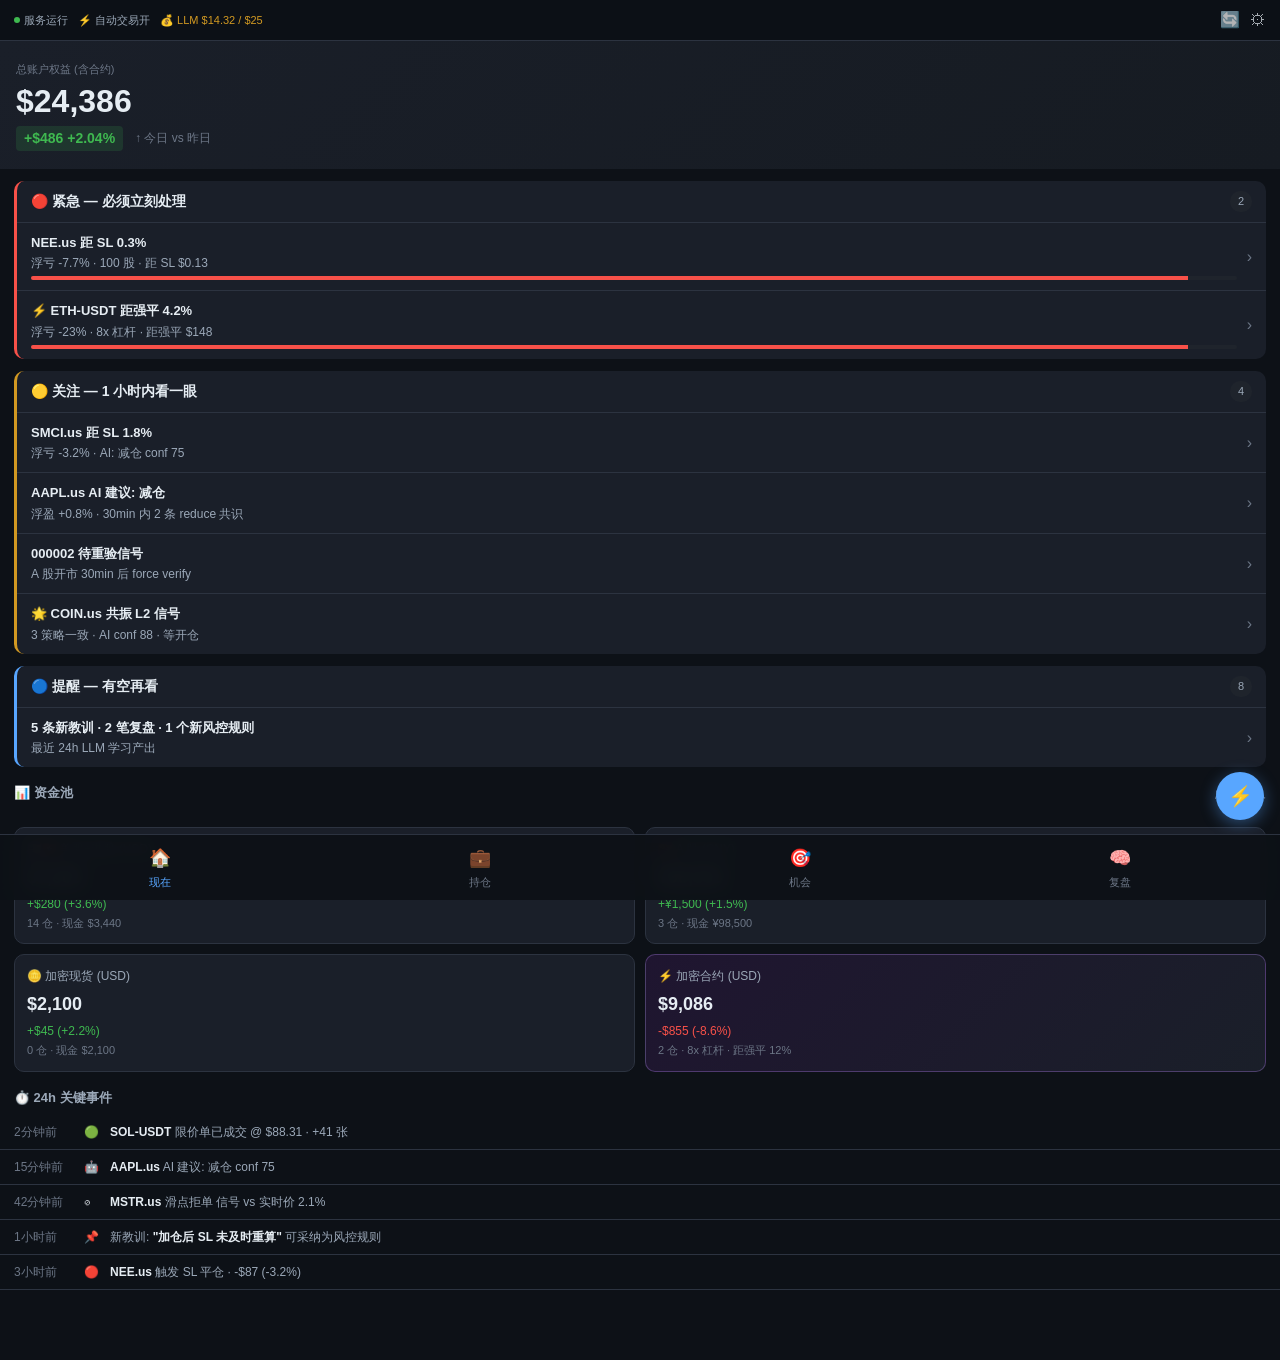
<file: frontend/mobile/mockup_v2.html>
<!DOCTYPE html>
<html lang="zh-CN">
<head>
  <meta charset="UTF-8">
  <meta name="viewport" content="width=device-width, initial-scale=1.0, maximum-scale=1.0, user-scalable=no">
  <meta name="apple-mobile-web-app-capable" content="yes">
  <title>OpenChart Pro v2 设计稿</title>
  <style>
    /* ========= 设计 Token ========= */
    :root {
      --bg: #0d1117;
      --bg-2: #161b22;
      --bg-3: #1f242c;
      --bg-card: #1a1f29;
      --bg-card-2: #232a36;
      --border: #2c3340;
      --border-2: #3a4150;
      --text: #e6edf3;
      --text-2: #9ba8b8;
      --text-3: #6c7686;
      --up: #3fb950;
      --down: #f85149;
      --warn: #d29922;
      --info: #58a6ff;
      --accent: #58a6ff;
      --purple: #bc8cff;
      --tab-bg: rgba(13,17,23,0.95);
    }
    * { box-sizing: border-box; -webkit-tap-highlight-color: transparent; }
    html, body { margin: 0; padding: 0; }
    body {
      background: var(--bg);
      color: var(--text);
      font-family: -apple-system, BlinkMacSystemFont, "PingFang SC", "Microsoft YaHei", sans-serif;
      font-size: 14px;
      line-height: 1.5;
      padding-bottom: 70px;  /* 底部 tab 留白 */
    }

    /* ========= 全局状态条 (固顶, 新增) ========= */
    .status-bar {
      position: sticky; top: 0; z-index: 100;
      background: rgba(13,17,23,0.95);
      backdrop-filter: blur(8px);
      padding: 8px 14px;
      display: flex; align-items: center; gap: 10px;
      font-size: 11px;
      border-bottom: 1px solid var(--border);
    }
    .sb-dot { width: 6px; height: 6px; border-radius: 50%; background: var(--up); margin-right: 4px; }
    .sb-item { color: var(--text-2); display: flex; align-items: center; }
    .sb-item.warn { color: var(--warn); }
    .sb-spacer { flex: 1; }
    .sb-icon { font-size: 16px; cursor: pointer; opacity: 0.7; }

    /* ========= Hero (Now 主页顶部) ========= */
    .hero {
      padding: 20px 16px 18px;
      background: linear-gradient(135deg, #1a1f29 0%, #161b22 100%);
    }
    .hero-label { font-size: 11px; color: var(--text-3); margin-bottom: 4px; }
    .hero-equity { font-size: 32px; font-weight: 700; line-height: 1.2; font-variant-numeric: tabular-nums; }
    .hero-pnl { display: flex; align-items: center; gap: 8px; margin-top: 6px; font-size: 14px; font-variant-numeric: tabular-nums; }
    .hero-pnl .pct { padding: 2px 8px; border-radius: 4px; font-weight: 600; }
    .pct.up { background: rgba(63,185,80,0.15); color: var(--up); }
    .pct.down { background: rgba(248,81,73,0.15); color: var(--down); }
    .hero-vs { color: var(--text-3); font-size: 12px; margin-left: 4px; }

    /* ========= Inbox 三层 ========= */
    .inbox-section { padding: 0 14px; }
    .inbox-block {
      background: var(--bg-card);
      border-radius: 10px;
      margin-top: 12px;
      overflow: hidden;
    }
    .inbox-header {
      padding: 10px 14px;
      display: flex; align-items: center; justify-content: space-between;
      border-bottom: 1px solid var(--border);
    }
    .inbox-title { font-weight: 600; font-size: 14px; }
    .inbox-count { background: var(--bg-3); padding: 2px 8px; border-radius: 10px; font-size: 11px; color: var(--text-2); }
    .inbox-block.urgent { border-left: 3px solid var(--down); }
    .inbox-block.urgent .inbox-title::before { content: "🔴 "; }
    .inbox-block.attention { border-left: 3px solid var(--warn); }
    .inbox-block.attention .inbox-title::before { content: "🟡 "; }
    .inbox-block.info { border-left: 3px solid var(--info); }
    .inbox-block.info .inbox-title::before { content: "🔵 "; }

    .inbox-row {
      padding: 10px 14px;
      border-bottom: 1px solid var(--border);
      display: flex; align-items: center; justify-content: space-between;
      gap: 10px;
    }
    .inbox-row:last-child { border-bottom: none; }
    .inbox-row .left { flex: 1; min-width: 0; }
    .inbox-row .symbol { font-weight: 600; font-size: 13px; }
    .inbox-row .desc { color: var(--text-2); font-size: 12px; margin-top: 2px; }
    .inbox-row .arrow { color: var(--text-3); font-size: 16px; }

    /* 进度条 (距 SL 视觉化) */
    .progress {
      height: 4px;
      background: var(--bg-3);
      border-radius: 2px;
      margin-top: 4px;
      overflow: hidden;
    }
    .progress-fill { height: 100%; transition: width 0.3s; }
    .progress-fill.danger { background: var(--down); }
    .progress-fill.warn { background: var(--warn); }
    .progress-fill.safe { background: var(--up); }

    /* ========= 4 池 Grid ========= */
    .pools-grid {
      padding: 0 14px;
      margin-top: 16px;
      display: grid;
      grid-template-columns: 1fr 1fr;
      gap: 10px;
    }
    .pool-card {
      background: var(--bg-card);
      padding: 12px;
      border-radius: 10px;
      border: 1px solid var(--border);
      cursor: pointer;
    }
    .pool-card.crypto-swap { background: linear-gradient(135deg, #1f1530, #1a1f29); border-color: rgba(188,140,255,0.3); }
    .pool-name { font-size: 12px; color: var(--text-2); margin-bottom: 6px; }
    .pool-equity { font-size: 18px; font-weight: 700; font-variant-numeric: tabular-nums; }
    .pool-pnl { font-size: 12px; margin-top: 4px; font-variant-numeric: tabular-nums; }
    .pool-pnl.up { color: var(--up); }
    .pool-pnl.down { color: var(--down); }
    .pool-meta { font-size: 11px; color: var(--text-3); margin-top: 2px; }

    /* ========= Section Title ========= */
    .section-title {
      padding: 16px 14px 8px;
      font-size: 13px;
      color: var(--text-2);
      font-weight: 600;
      display: flex; align-items: center; justify-content: space-between;
    }

    /* ========= Page Title ========= */
    .page-title { padding: 14px 16px 4px; }
    .page-title-row { display: flex; align-items: center; justify-content: space-between; }
    .page-title-h1 { font-size: 22px; font-weight: 700; }
    .page-title-sub { font-size: 12px; color: var(--text-2); margin-top: 2px; }

    /* ========= Chip 切换 ========= */
    .chip-row {
      padding: 0 14px;
      display: flex; gap: 6px; overflow-x: auto;
      margin-top: 10px; padding-bottom: 4px;
    }
    .chip-row::-webkit-scrollbar { display: none; }
    .chip {
      padding: 6px 12px;
      background: var(--bg-card);
      border-radius: 16px;
      font-size: 12px;
      color: var(--text-2);
      white-space: nowrap;
      border: 1px solid var(--border);
    }
    .chip.active { background: var(--accent); color: white; border-color: var(--accent); }

    /* ========= Holdings 持仓卡 (新设计) ========= */
    .holding-card {
      background: var(--bg-card);
      margin: 8px 14px;
      border-radius: 10px;
      padding: 12px;
      border-left: 3px solid var(--up);
      cursor: pointer;
    }
    .holding-card.danger { border-left-color: var(--down); }
    .holding-card.warn { border-left-color: var(--warn); }
    .holding-hdr {
      display: flex; align-items: center; justify-content: space-between;
      margin-bottom: 8px;
    }
    .holding-hdr-left {
      display: flex; align-items: center; gap: 8px;
    }
    .holding-symbol { font-weight: 700; font-size: 16px; }
    .holding-side {
      font-size: 11px; padding: 2px 6px;
      background: var(--bg-3); border-radius: 4px; color: var(--text-2);
    }
    .holding-pnl { font-size: 16px; font-weight: 700; font-variant-numeric: tabular-nums; }
    .holding-pnl.up { color: var(--up); }
    .holding-pnl.down { color: var(--down); }
    .holding-row { display: flex; justify-content: space-between; font-size: 12px; color: var(--text-2); margin: 4px 0; }
    .holding-row .v { color: var(--text); font-variant-numeric: tabular-nums; }
    .sl-tp-bar {
      margin: 8px 0 4px;
      display: flex; align-items: center; gap: 8px;
      font-size: 11px;
    }
    .sl-tp-bar .label { color: var(--text-3); min-width: 40px; }
    .sl-tp-bar .progress { flex: 1; }
    .sl-tp-bar .pct { color: var(--text-2); font-weight: 600; min-width: 40px; text-align: right; }
    .sl-tp-bar.danger .pct { color: var(--down); }
    .sl-tp-bar.warn .pct { color: var(--warn); }
    .sl-tp-bar.safe .pct { color: var(--up); }

    .ai-advice {
      background: rgba(88,166,255,0.08);
      border-left: 2px solid var(--info);
      padding: 6px 10px;
      margin-top: 8px;
      border-radius: 0 4px 4px 0;
      font-size: 12px;
    }
    .ai-advice .role { color: var(--info); font-weight: 600; margin-right: 4px; }
    .ai-advice .conf { color: var(--text-3); font-size: 11px; }
    .ai-advice.reduce { background: rgba(217,153,34,0.1); border-color: var(--warn); }
    .ai-advice.reduce .role { color: var(--warn); }
    .ai-advice.close { background: rgba(248,81,73,0.1); border-color: var(--down); }
    .ai-advice.close .role { color: var(--down); }

    .holding-actions {
      display: flex; gap: 6px;
      margin-top: 10px;
    }
    .action-btn {
      flex: 1;
      padding: 6px 8px;
      background: var(--bg-3);
      border-radius: 6px;
      font-size: 11px;
      text-align: center;
      color: var(--text-2);
      border: 1px solid var(--border);
    }

    /* ========= Opportunities 机会 ========= */
    .opp-summary {
      padding: 14px;
      display: grid;
      grid-template-columns: repeat(3, 1fr);
      gap: 8px;
    }
    .opp-stat {
      background: var(--bg-card);
      padding: 12px 8px;
      border-radius: 8px;
      text-align: center;
    }
    .opp-stat-num { font-size: 22px; font-weight: 700; }
    .opp-stat-label { font-size: 11px; color: var(--text-2); margin-top: 2px; }

    .signal-card {
      background: var(--bg-card);
      margin: 8px 14px;
      padding: 12px;
      border-radius: 10px;
      border: 1px solid var(--border);
    }
    .signal-card.resonance { border-color: rgba(188,140,255,0.4); background: linear-gradient(135deg, #1f1830, #1a1f29); }
    .signal-hdr { display: flex; justify-content: space-between; align-items: center; margin-bottom: 6px; }
    .signal-symbol { font-weight: 700; font-size: 15px; }
    .signal-tag {
      font-size: 10px; padding: 2px 6px;
      border-radius: 4px; font-weight: 600;
    }
    .signal-tag.resonance { background: rgba(188,140,255,0.2); color: var(--purple); }
    .signal-tag.high-conf { background: rgba(88,166,255,0.2); color: var(--info); }
    .signal-meta { font-size: 12px; color: var(--text-2); margin: 4px 0; }
    .signal-strategies { display: flex; gap: 4px; flex-wrap: wrap; margin-top: 6px; }
    .strategy-chip {
      font-size: 10px; padding: 2px 6px;
      background: var(--bg-3); border-radius: 8px; color: var(--text-2);
    }

    /* ========= Insights 复盘 ========= */
    .health-card {
      margin: 14px;
      background: linear-gradient(135deg, #2a1a1a, #1a1f29);
      padding: 16px;
      border-radius: 10px;
      border: 1px solid rgba(248,81,73,0.3);
    }
    .health-title { font-size: 12px; color: var(--text-2); margin-bottom: 6px; }
    .health-metric { display: flex; justify-content: space-between; align-items: baseline; }
    .health-num { font-size: 24px; font-weight: 700; }
    .health-num.warn { color: var(--down); }
    .health-warn-label { font-size: 11px; color: var(--down); font-weight: 600; }
    .health-detail { font-size: 12px; color: var(--text-2); margin-top: 8px; }
    .health-stat-row {
      display: grid; grid-template-columns: repeat(3, 1fr);
      gap: 8px; margin-top: 12px;
    }
    .health-stat { text-align: center; padding: 8px; background: var(--bg-card-2); border-radius: 6px; }
    .health-stat-num { font-size: 16px; font-weight: 700; }
    .health-stat-label { font-size: 11px; color: var(--text-3); margin-top: 2px; }

    .review-card {
      background: var(--bg-card);
      margin: 8px 14px;
      padding: 12px;
      border-radius: 10px;
    }
    .review-hdr { display: flex; justify-content: space-between; align-items: center; }
    .grade-pill {
      padding: 2px 8px; border-radius: 10px; font-size: 11px; font-weight: 700;
    }
    .grade-pill.A { background: rgba(63,185,80,0.2); color: var(--up); }
    .grade-pill.B { background: rgba(88,166,255,0.2); color: var(--info); }
    .grade-pill.C { background: rgba(217,153,34,0.2); color: var(--warn); }
    .grade-pill.D { background: rgba(248,81,73,0.2); color: var(--down); }
    .review-pnl { font-weight: 700; font-variant-numeric: tabular-nums; }
    .review-meta { font-size: 12px; color: var(--text-2); margin-top: 4px; }
    .review-lesson {
      margin-top: 8px;
      background: var(--bg-card-2);
      padding: 6px 10px;
      border-radius: 6px;
      font-size: 12px;
      border-left: 2px solid var(--warn);
    }

    /* ========= 时间线事件 (24h 关键事件) ========= */
    .event-row {
      padding: 8px 14px;
      display: flex; gap: 10px;
      border-bottom: 1px solid var(--border);
      font-size: 12px;
    }
    .event-time { color: var(--text-3); min-width: 60px; }
    .event-icon { width: 16px; }
    .event-text { flex: 1; color: var(--text-2); }
    .event-text strong { color: var(--text); }

    /* ========= 底部 4 Tab ========= */
    .tabbar {
      position: fixed; bottom: 0; left: 0; right: 0;
      background: var(--tab-bg);
      backdrop-filter: blur(10px);
      display: flex;
      border-top: 1px solid var(--border);
      z-index: 100;
    }
    .tab {
      flex: 1;
      padding: 10px 0 calc(10px + env(safe-area-inset-bottom));
      text-align: center;
      cursor: pointer;
      color: var(--text-3);
      font-size: 11px;
      transition: color 0.15s;
    }
    .tab.active { color: var(--accent); }
    .tab-icon { font-size: 18px; display: block; margin-bottom: 2px; }

    /* ========= 浮动按钮 (快速分析) ========= */
    .fab {
      position: fixed; right: 16px; bottom: 80px;
      width: 48px; height: 48px;
      background: var(--accent);
      border-radius: 50%;
      display: flex; align-items: center; justify-content: center;
      color: white; font-size: 20px;
      box-shadow: 0 4px 16px rgba(88,166,255,0.4);
      cursor: pointer;
      z-index: 99;
    }

    /* 页面切换 */
    .page { display: none; }
    .page.active { display: block; }
  </style>
</head>
<body>

<!-- ============ 全局状态条 (固顶) ============ -->
<div class="status-bar">
  <span class="sb-item"><span class="sb-dot"></span>服务运行</span>
  <span class="sb-item">⚡ 自动交易开</span>
  <span class="sb-item warn">💰 LLM $14.32 / $25</span>
  <span class="sb-spacer"></span>
  <span class="sb-icon">🔄</span>
  <span class="sb-icon">⚙</span>
</div>

<!-- ============ Tab 1: Now 现在 ============ -->
<div class="page active" data-tab="now">
  <!-- Hero -->
  <div class="hero">
    <div class="hero-label">总账户权益 (含合约)</div>
    <div class="hero-equity">$24,386</div>
    <div class="hero-pnl">
      <span class="pct up">+$486 +2.04%</span>
      <span class="hero-vs">↑ 今日 vs 昨日</span>
    </div>
  </div>

  <!-- 三层 Inbox -->
  <div class="inbox-section">

    <!-- 紧急 -->
    <div class="inbox-block urgent">
      <div class="inbox-header">
        <span class="inbox-title">紧急 — 必须立刻处理</span>
        <span class="inbox-count">2</span>
      </div>
      <div class="inbox-row">
        <div class="left">
          <div class="symbol">NEE.us 距 SL 0.3%</div>
          <div class="desc">浮亏 -7.7% · 100 股 · 距 SL $0.13</div>
          <div class="progress"><div class="progress-fill danger" style="width:96%;"></div></div>
        </div>
        <div class="arrow">›</div>
      </div>
      <div class="inbox-row">
        <div class="left">
          <div class="symbol">⚡ ETH-USDT 距强平 4.2%</div>
          <div class="desc">浮亏 -23% · 8x 杠杆 · 距强平 $148</div>
          <div class="progress"><div class="progress-fill danger" style="width:96%;"></div></div>
        </div>
        <div class="arrow">›</div>
      </div>
    </div>

    <!-- 关注 -->
    <div class="inbox-block attention">
      <div class="inbox-header">
        <span class="inbox-title">关注 — 1 小时内看一眼</span>
        <span class="inbox-count">4</span>
      </div>
      <div class="inbox-row">
        <div class="left">
          <div class="symbol">SMCI.us 距 SL 1.8%</div>
          <div class="desc">浮亏 -3.2% · AI: 减仓 conf 75</div>
        </div>
        <div class="arrow">›</div>
      </div>
      <div class="inbox-row">
        <div class="left">
          <div class="symbol">AAPL.us AI 建议: 减仓</div>
          <div class="desc">浮盈 +0.8% · 30min 内 2 条 reduce 共识</div>
        </div>
        <div class="arrow">›</div>
      </div>
      <div class="inbox-row">
        <div class="left">
          <div class="symbol">000002 待重验信号</div>
          <div class="desc">A 股开市 30min 后 force verify</div>
        </div>
        <div class="arrow">›</div>
      </div>
      <div class="inbox-row">
        <div class="left">
          <div class="symbol">🌟 COIN.us 共振 L2 信号</div>
          <div class="desc">3 策略一致 · AI conf 88 · 等开仓</div>
        </div>
        <div class="arrow">›</div>
      </div>
    </div>

    <!-- 提醒 -->
    <div class="inbox-block info">
      <div class="inbox-header">
        <span class="inbox-title">提醒 — 有空再看</span>
        <span class="inbox-count">8</span>
      </div>
      <div class="inbox-row">
        <div class="left">
          <div class="symbol">5 条新教训 · 2 笔复盘 · 1 个新风控规则</div>
          <div class="desc">最近 24h LLM 学习产出</div>
        </div>
        <div class="arrow">›</div>
      </div>
    </div>
  </div>

  <!-- 4 池 Grid -->
  <div class="section-title"><span>📊 资金池</span><span style="color:var(--text-3);font-weight:normal;">点击进入</span></div>
  <div class="pools-grid">
    <div class="pool-card">
      <div class="pool-name">🇺🇸🇭🇰 美股+港股 (USD)</div>
      <div class="pool-equity">$7,800</div>
      <div class="pool-pnl up">+$280 (+3.6%)</div>
      <div class="pool-meta">14 仓 · 现金 $3,440</div>
    </div>
    <div class="pool-card">
      <div class="pool-name">🇨🇳 A 股 (CNY)</div>
      <div class="pool-equity">¥98,500</div>
      <div class="pool-pnl up">+¥1,500 (+1.5%)</div>
      <div class="pool-meta">3 仓 · 现金 ¥98,500</div>
    </div>
    <div class="pool-card">
      <div class="pool-name">🪙 加密现货 (USD)</div>
      <div class="pool-equity">$2,100</div>
      <div class="pool-pnl up">+$45 (+2.2%)</div>
      <div class="pool-meta">0 仓 · 现金 $2,100</div>
    </div>
    <div class="pool-card crypto-swap">
      <div class="pool-name">⚡ 加密合约 (USD)</div>
      <div class="pool-equity">$9,086</div>
      <div class="pool-pnl down">-$855 (-8.6%)</div>
      <div class="pool-meta">2 仓 · 8x 杠杆 · 距强平 12%</div>
    </div>
  </div>

  <!-- 24h 关键事件 -->
  <div class="section-title">⏱️ 24h 关键事件</div>
  <div class="event-row">
    <span class="event-time">2分钟前</span>
    <span class="event-icon">🟢</span>
    <span class="event-text"><strong>SOL-USDT</strong> 限价单已成交 @ $88.31 · +41 张</span>
  </div>
  <div class="event-row">
    <span class="event-time">15分钟前</span>
    <span class="event-icon">🤖</span>
    <span class="event-text"><strong>AAPL.us</strong> AI 建议: 减仓 conf 75</span>
  </div>
  <div class="event-row">
    <span class="event-time">42分钟前</span>
    <span class="event-icon">⊘</span>
    <span class="event-text"><strong>MSTR.us</strong> 滑点拒单 信号 vs 实时价 2.1%</span>
  </div>
  <div class="event-row">
    <span class="event-time">1小时前</span>
    <span class="event-icon">📌</span>
    <span class="event-text">新教训: <strong>"加仓后 SL 未及时重算"</strong> 可采纳为风控规则</span>
  </div>
  <div class="event-row">
    <span class="event-time">3小时前</span>
    <span class="event-icon">🔴</span>
    <span class="event-text"><strong>NEE.us</strong> 触发 SL 平仓 · -$87 (-3.2%)</span>
  </div>
</div>

<!-- ============ Tab 2: Holdings 持仓 ============ -->
<div class="page" data-tab="holdings">
  <div class="page-title">
    <div class="page-title-row">
      <div>
        <div class="page-title-h1">💼 持仓 19 笔</div>
        <div class="page-title-sub">总浮盈 -$245 · 距 SL <2% 共 2 笔 ⚠️</div>
      </div>
      <div style="font-size:11px;color:var(--text-2);">按 距SL 排序 ↑</div>
    </div>
  </div>

  <div class="chip-row">
    <span class="chip active">所有 19</span>
    <span class="chip">🇺🇸 美股 14</span>
    <span class="chip">🇭🇰 港股 0</span>
    <span class="chip">🇨🇳 A 股 3</span>
    <span class="chip">⚡ 合约 2</span>
    <span class="chip">🚨 风险榜</span>
  </div>

  <!-- 持仓卡 1: 高风险 -->
  <div class="holding-card danger">
    <div class="holding-hdr">
      <div class="holding-hdr-left">
        <span class="holding-symbol">NEE.us</span>
        <span class="holding-side">多</span>
      </div>
      <div class="holding-pnl down">-7.7%</div>
    </div>
    <div class="holding-row">
      <span>100 股 @ $48.50</span>
      <span class="v">→ $44.76 · -$374</span>
    </div>
    <div class="sl-tp-bar danger">
      <span class="label">距 SL</span>
      <div class="progress"><div class="progress-fill danger" style="width:97%;"></div></div>
      <span class="pct">0.3%</span>
    </div>
    <div class="sl-tp-bar safe">
      <span class="label">距 TP</span>
      <div class="progress"><div class="progress-fill safe" style="width:15%;"></div></div>
      <span class="pct">52%</span>
    </div>
    <div class="ai-advice reduce">
      <span class="role">🤖 AI 建议</span>
      减仓 50% — 距 SL 太近, 浮亏已 -7.7% 应止损
      <span class="conf">conf 75 · 5min 前</span>
    </div>
    <div class="holding-actions">
      <span class="action-btn">📊 时间线</span>
      <span class="action-btn">📰 新闻</span>
      <span class="action-btn">📈 历史</span>
      <span class="action-btn" style="color:var(--down);background:rgba(248,81,73,0.1);">🛑 平仓</span>
    </div>
  </div>

  <!-- 持仓卡 2: 中风险 -->
  <div class="holding-card warn">
    <div class="holding-hdr">
      <div class="holding-hdr-left">
        <span class="holding-symbol">SMCI.us</span>
        <span class="holding-side">多</span>
      </div>
      <div class="holding-pnl down">-3.2%</div>
    </div>
    <div class="holding-row">
      <span>50 股 @ $32.10</span>
      <span class="v">→ $31.06 · -$52</span>
    </div>
    <div class="sl-tp-bar warn">
      <span class="label">距 SL</span>
      <div class="progress"><div class="progress-fill warn" style="width:78%;"></div></div>
      <span class="pct">1.8%</span>
    </div>
    <div class="ai-advice">
      <span class="role">🤖 AI 建议</span>
      持有 — 短期回调, 大盘趋势仍多
      <span class="conf">conf 70</span>
    </div>
  </div>

  <!-- 持仓卡 3: 健康 -->
  <div class="holding-card">
    <div class="holding-hdr">
      <div class="holding-hdr-left">
        <span class="holding-symbol">COIN.us</span>
        <span class="holding-side">多</span>
        <span class="signal-tag high-conf" style="font-size:9px;">强买</span>
      </div>
      <div class="holding-pnl up">+12.4%</div>
    </div>
    <div class="holding-row">
      <span>30 股 @ $185.20</span>
      <span class="v">→ $208.18 · +$689</span>
    </div>
    <div class="sl-tp-bar safe">
      <span class="label">距 SL</span>
      <div class="progress"><div class="progress-fill safe" style="width:22%;"></div></div>
      <span class="pct">8.5%</span>
    </div>
    <div class="sl-tp-bar safe">
      <span class="label">距 TP</span>
      <div class="progress"><div class="progress-fill safe" style="width:65%;"></div></div>
      <span class="pct">12%</span>
    </div>
    <div class="ai-advice">
      <span class="role">🤖 AI 建议</span>
      持有, 已激活跟踪止损
      <span class="conf">conf 82 · 已锁保本</span>
    </div>
  </div>

  <!-- 合约持仓 -->
  <div class="holding-card danger" style="background: linear-gradient(135deg, #1f1530, #1a1f29); border-left-color: var(--purple);">
    <div class="holding-hdr">
      <div class="holding-hdr-left">
        <span class="holding-symbol">⚡ ETH-USDT</span>
        <span class="holding-side">多 8x</span>
      </div>
      <div class="holding-pnl down">-23%</div>
    </div>
    <div class="holding-row">
      <span>0.85 个 @ $3,420</span>
      <span class="v">→ $3,260 · -$136</span>
    </div>
    <div class="sl-tp-bar danger">
      <span class="label">距强平</span>
      <div class="progress"><div class="progress-fill danger" style="width:96%;"></div></div>
      <span class="pct">4.2%</span>
    </div>
    <div class="ai-advice close">
      <span class="role">🤖 AI 建议</span>
      减仓 50% — 距强平已 <5%, 必须降杠杆敞口
      <span class="conf">conf 90 · 11min 前</span>
    </div>
  </div>
</div>

<!-- ============ Tab 3: Opportunities 机会 ============ -->
<div class="page" data-tab="opp">
  <div class="page-title">
    <div class="page-title-h1">🎯 机会</div>
    <div class="page-title-sub">最近 24h 信号 + 候选池 + 拒单</div>
  </div>

  <!-- 顶部 stat -->
  <div class="opp-summary">
    <div class="opp-stat">
      <div class="opp-stat-num" style="color:var(--purple);">3</div>
      <div class="opp-stat-label">🌟 共振信号</div>
    </div>
    <div class="opp-stat">
      <div class="opp-stat-num" style="color:var(--info);">8</div>
      <div class="opp-stat-label">🟢 高 conf</div>
    </div>
    <div class="opp-stat">
      <div class="opp-stat-num" style="color:var(--warn);">12</div>
      <div class="opp-stat-label">⏳ 待审</div>
    </div>
  </div>

  <div class="chip-row">
    <span class="chip active">开仓机会 23</span>
    <span class="chip">候选池 566</span>
    <span class="chip">📰 新闻</span>
    <span class="chip">📚 策略库</span>
    <span class="chip">⊘ 拒单 45</span>
  </div>

  <div class="section-title"><span>🌟 共振信号 — 多策略一致</span></div>

  <div class="signal-card resonance">
    <div class="signal-hdr">
      <div>
        <span class="signal-symbol">COIN.us</span>
        <span class="signal-tag resonance" style="margin-left:6px;">L2 共振</span>
      </div>
      <span class="holding-pnl up" style="font-size:13px;">conf 88</span>
    </div>
    <div class="signal-meta">距 20 日高 8.2% · 当日已涨 1.2% · ATR 4.1</div>
    <div class="signal-strategies">
      <span class="strategy-chip">ADX 趋势跟随</span>
      <span class="strategy-chip">布林挤压突破</span>
      <span class="strategy-chip">MACD 金叉</span>
    </div>
    <div class="signal-meta" style="margin-top:8px;">
      🤖 AI: 突破型信号, 多策略一致, 建议入场区 $208-210, SL $200
    </div>
    <div class="holding-actions">
      <span class="action-btn" style="background:rgba(63,185,80,0.15);color:var(--up);">🟢 立即开仓</span>
      <span class="action-btn">📋 加自选</span>
      <span class="action-btn">⊘ 忽略</span>
    </div>
  </div>

  <div class="signal-card">
    <div class="signal-hdr">
      <div>
        <span class="signal-symbol">PLTR.us</span>
        <span class="signal-tag high-conf" style="margin-left:6px;">高 conf</span>
      </div>
      <span class="holding-pnl up" style="font-size:13px;">conf 82</span>
    </div>
    <div class="signal-meta">缠论二买 · 1H 周期 · 入场区 $26.80-27.20</div>
    <div class="signal-strategies">
      <span class="strategy-chip">缠论笔级二买</span>
    </div>
  </div>

  <div class="section-title">⊘ 24h 拒单 (近 5)</div>

  <div class="signal-card" style="opacity:0.7;">
    <div class="signal-hdr">
      <div>
        <span class="signal-symbol">MSTR.us</span>
        <span class="signal-tag" style="background:var(--bg-3);color:var(--text-2);margin-left:6px;">滑点拒</span>
      </div>
      <span style="font-size:11px;color:var(--text-3);">42min 前</span>
    </div>
    <div class="signal-meta">信号 $355 vs 实时 $362 滑点 1.97% > 2%</div>
  </div>

  <div class="signal-card" style="opacity:0.7;">
    <div class="signal-hdr">
      <div>
        <span class="signal-symbol">002290</span>
        <span class="signal-tag" style="background:var(--bg-3);color:var(--text-2);margin-left:6px;">涨停拒</span>
      </div>
      <span style="font-size:11px;color:var(--text-3);">3h 前</span>
    </div>
    <div class="signal-meta">A 股临近涨停 (+10%) · 高位接盘无意义</div>
  </div>
</div>

<!-- ============ Tab 4: Insights 复盘 ============ -->
<div class="page" data-tab="insights">
  <div class="page-title">
    <div class="page-title-h1">🧠 复盘</div>
    <div class="page-title-sub">30 天表现 + 教训库 + 策略评分</div>
  </div>

  <!-- 健康度卡 -->
  <div class="health-card">
    <div class="health-title">⚠️ 30 天系统健康度</div>
    <div class="health-metric">
      <div class="health-num warn">-$469</div>
      <div class="health-warn-label">总 PnL · 赢小亏大</div>
    </div>
    <div class="health-detail">
      胜率 68% 但平均亏 -0.98%/笔 — 赢均 +1.2% / 亏均 -4.5% = 0.27 (健康指标 >1)
    </div>
    <div class="health-stat-row">
      <div class="health-stat">
        <div class="health-stat-num">68%</div>
        <div class="health-stat-label">胜率</div>
      </div>
      <div class="health-stat">
        <div class="health-stat-num" style="color:var(--down);">0.27</div>
        <div class="health-stat-label">盈亏比</div>
      </div>
      <div class="health-stat">
        <div class="health-stat-num">42</div>
        <div class="health-stat-label">闭环数</div>
      </div>
    </div>
  </div>

  <div class="chip-row">
    <span class="chip active">最近复盘 28</span>
    <span class="chip">📌 教训 12</span>
    <span class="chip">🎯 策略表现</span>
    <span class="chip">📊 周报</span>
    <span class="chip">🛡️ 风控规则</span>
  </div>

  <div class="review-card">
    <div class="review-hdr">
      <div>
        <span style="font-weight:600;">AAPL.us</span>
        <span class="grade-pill B" style="margin-left:6px;">B</span>
      </div>
      <span class="review-pnl down">-$23 (-2.3%)</span>
    </div>
    <div class="review-meta">持 4h · 触发 SL · 策略: triple_screen</div>
    <div class="review-lesson">
      📌 教训: SL 抗噪不足 — 短线波动 1.8% 即触发, 对应"赢小亏大"模式
    </div>
  </div>

  <div class="review-card">
    <div class="review-hdr">
      <div>
        <span style="font-weight:600;">SOL-USDT ⚡</span>
        <span class="grade-pill A" style="margin-left:6px;">A</span>
      </div>
      <span class="review-pnl up">+$76 (+8.5%)</span>
    </div>
    <div class="review-meta">持 2h · 触发 T1 · 策略: 共振 L1</div>
    <div class="review-lesson" style="border-color:var(--up);">
      ✅ 做对: 限价等回踩成功, T1 减 60% 锁利
    </div>
  </div>

  <div class="review-card">
    <div class="review-hdr">
      <div>
        <span style="font-weight:600;">NEE.us</span>
        <span class="grade-pill D" style="margin-left:6px;">D</span>
      </div>
      <span class="review-pnl down">-$87 (-3.2%)</span>
    </div>
    <div class="review-meta">持 18h · 触发 SL · 闭市段 SL 离 1.5% 被打中</div>
    <div class="review-lesson">
      📌 教训: 闭市后仍持仓 → 隔夜跳空 → 开盘瞬间打 SL (高频低质教训)
    </div>
  </div>
</div>

<!-- 浮动按钮: 快速分析 -->
<div class="fab" title="快速按需分析">⚡</div>

<!-- 底部 4 Tab -->
<nav class="tabbar">
  <div class="tab active" data-go="now">
    <span class="tab-icon">🏠</span>
    <span>现在</span>
  </div>
  <div class="tab" data-go="holdings">
    <span class="tab-icon">💼</span>
    <span>持仓</span>
  </div>
  <div class="tab" data-go="opp">
    <span class="tab-icon">🎯</span>
    <span>机会</span>
  </div>
  <div class="tab" data-go="insights">
    <span class="tab-icon">🧠</span>
    <span>复盘</span>
  </div>
</nav>

<script>
  // 简单 tab 切换 (mockup 用)
  document.querySelectorAll('.tab').forEach(t => {
    t.addEventListener('click', () => {
      document.querySelectorAll('.tab').forEach(x => x.classList.remove('active'));
      t.classList.add('active');
      const target = t.dataset.go;
      document.querySelectorAll('.page').forEach(p => p.classList.toggle('active', p.dataset.tab === target));
      window.scrollTo(0, 0);
    });
  });
</script>

</body>
</html>
</file>
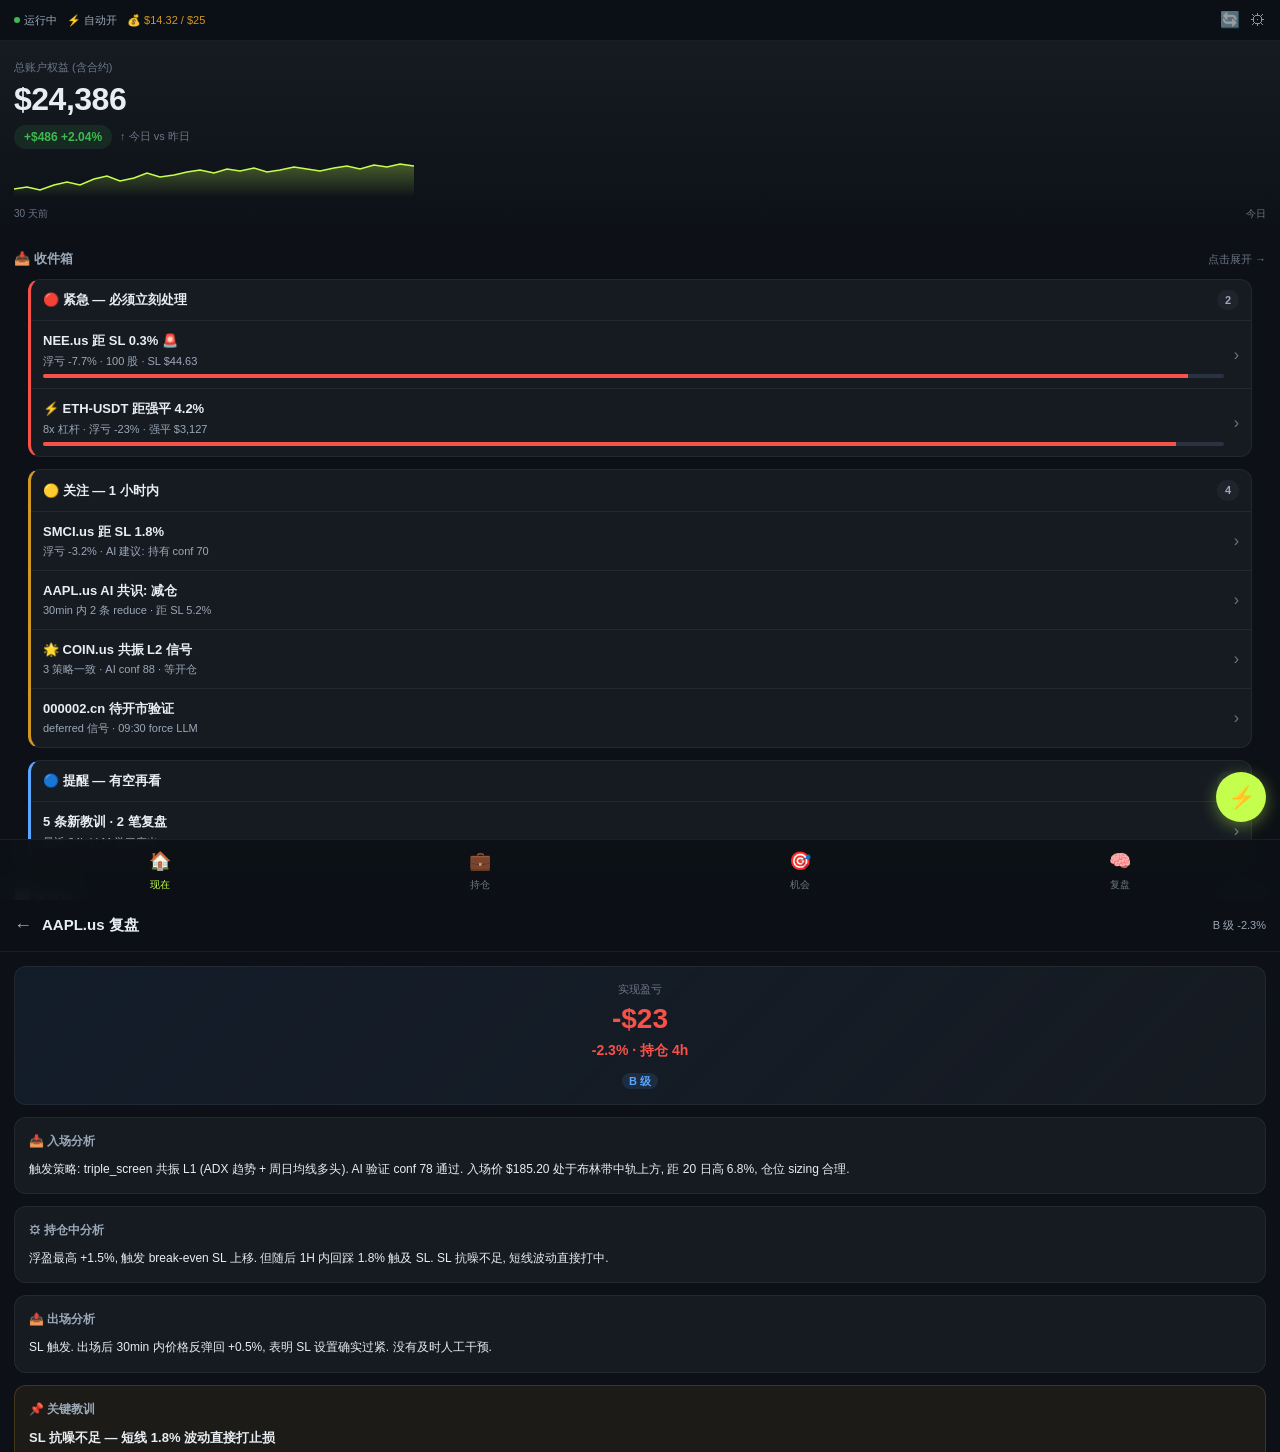
<file: frontend/mobile/mockup_v3.html>
<!DOCTYPE html>
<html lang="zh-CN">
<head>
<meta charset="UTF-8">
<meta name="viewport" content="width=device-width,initial-scale=1.0,maximum-scale=1.0,user-scalable=no">
<meta name="apple-mobile-web-app-capable" content="yes">
<title>OpenChart Pro v3 高保真设计</title>
<style>
:root {
  --bg: #0d1117; --bg-1: #161b22; --bg-2: #1f242c; --bg-3: #2a3140;
  --bd: rgba(255,255,255,0.06); --bd-2: rgba(255,255,255,0.10);
  --text: #e6edf3; --text-2: #9ba8b8; --text-3: #6c7686; --text-4: #4a5360;
  --acc: #c4ff4d; --acc-bg: rgba(196,255,77,0.12); --acc-bg-strong: rgba(196,255,77,0.18);
  --up: #3fb950; --up-bg: rgba(63,185,80,0.12);
  --down: #f85149; --down-bg: rgba(248,81,73,0.12);
  --warn: #d29922; --warn-bg: rgba(217,153,34,0.12);
  --info: #58a6ff; --info-bg: rgba(88,166,255,0.12);
  --purple: #bc8cff; --purple-bg: rgba(188,140,255,0.12);
}
* { box-sizing: border-box; -webkit-tap-highlight-color: transparent; margin: 0; padding: 0; }
html, body { height: 100%; }
body {
  background: var(--bg); color: var(--text);
  font-family: -apple-system, BlinkMacSystemFont, "PingFang SC", "Microsoft YaHei", sans-serif;
  font-size: 13px; line-height: 1.5;
  padding-bottom: 70px;
  font-variant-numeric: tabular-nums;
}
button { background: none; border: none; color: inherit; font: inherit; cursor: pointer; padding: 0; }
.muted { color: var(--text-3); }
.up { color: var(--up); } .down { color: var(--down); } .warn-c { color: var(--warn); }
.tab-num { font-variant-numeric: tabular-nums; }

/* ======== 全局状态条 (固顶) ======== */
.statusbar {
  position: sticky; top: 0; z-index: 100;
  background: rgba(13,17,23,0.92); backdrop-filter: blur(10px);
  border-bottom: 1px solid var(--bd);
  padding: 8px 14px; display: flex; align-items: center; gap: 10px;
  font-size: 11px;
}
.sb-dot { width: 6px; height: 6px; border-radius: 50%; background: var(--up); }
.sb-item { color: var(--text-2); display: flex; align-items: center; gap: 4px; }
.sb-item.warn-c { color: var(--warn); }
.sb-spacer { flex: 1; }
.sb-icon { font-size: 16px; opacity: 0.6; cursor: pointer; }

/* ======== 通用区块 ======== */
.section { padding: 14px; }
.section-title {
  display: flex; justify-content: space-between; align-items: center;
  font-size: 13px; color: var(--text-2); font-weight: 600;
  margin-bottom: 10px;
}
.section-title-r { color: var(--text-3); font-size: 11px; font-weight: normal; }

/* ======== Hero ======== */
.hero { padding: 18px 14px 14px; background: linear-gradient(180deg, #161b22 0%, var(--bg) 100%); }
.hero-label { font-size: 11px; color: var(--text-3); margin-bottom: 6px; }
.hero-equity { font-size: 32px; font-weight: 800; line-height: 1.1; letter-spacing: -0.5px; }
.hero-pnl-row { display: flex; align-items: center; gap: 8px; margin-top: 8px; font-size: 13px; }
.pnl-pill { padding: 3px 10px; border-radius: 16px; font-weight: 700; font-size: 12px; }
.pnl-pill.up { background: var(--up-bg); color: var(--up); }
.pnl-pill.down { background: var(--down-bg); color: var(--down); }
.hero-vs { color: var(--text-3); font-size: 11px; }
.hero-spark { margin: 12px 0 0; height: 36px; }

/* ======== Inbox 三层 ======== */
.inbox-block {
  background: var(--bg-1); border-radius: 12px; margin: 0 14px 12px;
  overflow: hidden; border: 1px solid var(--bd);
}
.inbox-block.urgent { border-left: 3px solid var(--down); }
.inbox-block.attention { border-left: 3px solid var(--warn); }
.inbox-block.info { border-left: 3px solid var(--info); }
.inbox-hdr {
  padding: 10px 12px; display: flex; justify-content: space-between; align-items: center;
  border-bottom: 1px solid var(--bd);
}
.inbox-title { font-weight: 600; font-size: 13px; display: flex; align-items: center; gap: 6px; }
.inbox-cnt { background: var(--bg-2); padding: 2px 8px; border-radius: 10px; font-size: 11px; color: var(--text-2); font-weight: 600; }
.inbox-row {
  padding: 10px 12px; display: flex; align-items: center; gap: 10px;
  border-bottom: 1px solid var(--bd);
}
.inbox-row:last-child { border-bottom: none; }
.inbox-row .left { flex: 1; min-width: 0; }
.inbox-symbol { font-weight: 700; font-size: 13px; }
.inbox-desc { color: var(--text-2); font-size: 11px; margin-top: 2px; }
.inbox-arrow { color: var(--text-3); font-size: 16px; }
.progress { height: 4px; background: var(--bg-3); border-radius: 2px; margin-top: 5px; overflow: hidden; }
.progress-fill { height: 100%; }
.progress-fill.danger { background: var(--down); }
.progress-fill.warn-bg { background: var(--warn); }
.progress-fill.safe { background: var(--up); }
.progress-fill.acc { background: var(--acc); }

/* ======== 4 池 Grid ======== */
.pools { padding: 0 14px 0; display: grid; grid-template-columns: 1fr 1fr; gap: 10px; }
.pool {
  background: var(--bg-1); border-radius: 12px; padding: 12px;
  border: 1px solid var(--bd); cursor: pointer;
}
.pool.swap {
  background: linear-gradient(135deg, rgba(188,140,255,0.08), var(--bg-1));
  border-color: rgba(188,140,255,0.25);
}
.pool-hdr { display: flex; justify-content: space-between; align-items: center; }
.pool-name { font-size: 11px; color: var(--text-2); }
.pool-name.swap { color: var(--purple); }
.pool-equity { font-size: 18px; font-weight: 700; margin: 4px 0 2px; }
.pool-pnl { font-size: 12px; font-weight: 600; }
.pool-pnl.up { color: var(--up); } .pool-pnl.down { color: var(--down); }
.pool-meta { font-size: 10px; color: var(--text-3); margin-top: 4px; }
.pool-spark { height: 24px; margin-top: 6px; }

/* ======== 24h 事件 timeline ======== */
.event {
  display: flex; gap: 10px; padding: 10px 14px;
  border-bottom: 1px solid var(--bd); font-size: 12px;
}
.event-time { color: var(--text-3); width: 50px; flex-shrink: 0; font-size: 11px; }
.event-icon { font-size: 14px; width: 18px; }
.event-text { flex: 1; color: var(--text-2); }
.event-text strong { color: var(--text); }

/* ======== 页面标题 ======== */
.page-title-row {
  padding: 14px 14px 8px; display: flex; justify-content: space-between; align-items: flex-end;
}
.page-h1 { font-size: 22px; font-weight: 800; }
.page-sub { font-size: 12px; color: var(--text-2); margin-top: 2px; }

/* ======== Chip 切换 ======== */
.chips {
  display: flex; gap: 6px; padding: 4px 14px 12px; overflow-x: auto;
  -webkit-overflow-scrolling: touch;
}
.chips::-webkit-scrollbar { display: none; }
.chip {
  padding: 6px 12px; background: var(--bg-1); border-radius: 18px;
  font-size: 12px; color: var(--text-2); white-space: nowrap;
  border: 1px solid var(--bd);
}
.chip.active { background: var(--acc); color: #0d1117; font-weight: 700; border-color: var(--acc); }

/* ======== 持仓饼图卡 ======== */
.pie-card {
  margin: 0 14px 12px; background: var(--bg-1); border-radius: 12px;
  padding: 14px; border: 1px solid var(--bd);
  display: flex; align-items: center; gap: 14px;
}
.pie-svg { flex-shrink: 0; }
.pie-legend { flex: 1; }
.pie-legend-row {
  display: flex; align-items: center; justify-content: space-between;
  font-size: 12px; padding: 3px 0;
}
.pie-dot { width: 8px; height: 8px; border-radius: 2px; display: inline-block; margin-right: 6px; }
.pie-l-name { color: var(--text-2); flex: 1; }
.pie-l-val { font-weight: 600; }

/* ======== 持仓卡 ======== */
.holding {
  margin: 0 14px 10px; background: var(--bg-1); border-radius: 12px;
  padding: 12px; border: 1px solid var(--bd); border-left: 3px solid var(--up);
  cursor: pointer;
}
.holding.danger { border-left-color: var(--down); }
.holding.warn-b { border-left-color: var(--warn); }
.holding.swap {
  background: linear-gradient(135deg, rgba(188,140,255,0.05), var(--bg-1));
  border-left-color: var(--purple);
}
.h-hdr { display: flex; justify-content: space-between; align-items: center; }
.h-l { display: flex; align-items: center; gap: 8px; }
.h-symbol { font-weight: 800; font-size: 16px; }
.h-side {
  font-size: 10px; padding: 2px 6px; background: var(--bg-2);
  border-radius: 4px; color: var(--text-2); font-weight: 600;
}
.h-side.swap { background: var(--purple-bg); color: var(--purple); }
.h-pnl-pct { font-size: 17px; font-weight: 800; }
.h-row {
  display: flex; justify-content: space-between; font-size: 12px;
  color: var(--text-2); margin: 5px 0;
}
.h-row .v { color: var(--text); font-weight: 600; }

.h-spark { margin: 6px 0; height: 20px; }

.bar-row {
  margin: 6px 0; display: flex; align-items: center; gap: 8px; font-size: 11px;
}
.bar-row .lbl { color: var(--text-3); width: 38px; }
.bar-row .progress { flex: 1; }
.bar-row .pct { font-weight: 700; min-width: 38px; text-align: right; font-size: 11px; }
.bar-row.danger .pct { color: var(--down); }
.bar-row.warn-b .pct { color: var(--warn); }
.bar-row.safe .pct { color: var(--up); }

.ai-tip {
  background: var(--info-bg); border-left: 2px solid var(--info);
  padding: 6px 10px; margin-top: 8px; border-radius: 0 6px 6px 0;
  font-size: 12px;
}
.ai-tip.warn-b { background: var(--warn-bg); border-color: var(--warn); }
.ai-tip.close { background: var(--down-bg); border-color: var(--down); }
.ai-tip-role { color: var(--info); font-weight: 700; margin-right: 4px; font-size: 11px; }
.ai-tip.warn-b .ai-tip-role { color: var(--warn); }
.ai-tip.close .ai-tip-role { color: var(--down); }
.ai-tip-conf { color: var(--text-3); font-size: 10px; margin-left: 4px; }

.h-actions { display: flex; gap: 5px; margin-top: 10px; }
.act-btn {
  flex: 1; padding: 7px 4px; background: var(--bg-2);
  border-radius: 6px; font-size: 11px; text-align: center; color: var(--text-2);
  border: 1px solid var(--bd);
}
.act-btn.danger { background: var(--down-bg); color: var(--down); border-color: rgba(248,81,73,0.2); }
.act-btn.acc { background: var(--acc-bg); color: var(--acc); border-color: rgba(196,255,77,0.25); font-weight: 700; }

/* ======== 机会页 stat ======== */
.opp-stats { padding: 0 14px 12px; display: grid; grid-template-columns: repeat(3, 1fr); gap: 8px; }
.opp-stat { background: var(--bg-1); padding: 10px 6px; border-radius: 10px; text-align: center; border: 1px solid var(--bd); }
.opp-num { font-size: 22px; font-weight: 800; }
.opp-num.purple-c { color: var(--purple); }
.opp-num.info-c { color: var(--info); }
.opp-num.warn-c { color: var(--warn); }
.opp-stat-label { font-size: 11px; color: var(--text-2); margin-top: 2px; }

/* ======== 信号卡 ======== */
.signal {
  margin: 0 14px 10px; background: var(--bg-1); border-radius: 12px;
  padding: 12px; border: 1px solid var(--bd); cursor: pointer;
}
.signal.resonance {
  background: linear-gradient(135deg, rgba(188,140,255,0.08), var(--bg-1));
  border-color: rgba(188,140,255,0.3);
}
.signal-hdr { display: flex; justify-content: space-between; align-items: center; margin-bottom: 6px; }
.signal-l { display: flex; align-items: center; gap: 8px; }
.signal-sym { font-weight: 800; font-size: 15px; }
.tag {
  font-size: 10px; padding: 2px 7px; border-radius: 10px; font-weight: 700;
}
.tag.resonance { background: var(--purple-bg); color: var(--purple); }
.tag.high { background: var(--info-bg); color: var(--info); }
.tag.warn-b { background: var(--warn-bg); color: var(--warn); }
.tag.muted { background: var(--bg-2); color: var(--text-3); }
.signal-conf { font-weight: 800; font-size: 14px; }
.signal-meta { font-size: 11px; color: var(--text-2); margin: 4px 0; }
.signal-strats { display: flex; gap: 4px; flex-wrap: wrap; margin-top: 6px; }
.strat-chip { font-size: 10px; padding: 2px 7px; background: var(--bg-2); border-radius: 8px; color: var(--text-2); }

.kline-mini { margin: 8px 0; height: 50px; }

.signal-actions { display: flex; gap: 5px; margin-top: 10px; }

/* ======== Insights 健康度卡 ======== */
.health {
  margin: 12px 14px; background: linear-gradient(135deg, rgba(248,81,73,0.08), var(--bg-1));
  padding: 14px; border-radius: 12px; border: 1px solid rgba(248,81,73,0.2);
}
.health-title { font-size: 11px; color: var(--text-2); margin-bottom: 6px; display: flex; align-items: center; gap: 6px; }
.health-num { font-size: 28px; font-weight: 800; }
.health-warn-text { font-size: 12px; color: var(--warn); font-weight: 600; margin-top: 4px; }
.health-detail { font-size: 11px; color: var(--text-3); margin-top: 8px; }
.health-stats { display: grid; grid-template-columns: repeat(3, 1fr); gap: 8px; margin-top: 12px; }
.h-stat { text-align: center; padding: 8px 4px; background: var(--bg-2); border-radius: 6px; }
.h-stat-num { font-size: 16px; font-weight: 800; }
.h-stat-label { font-size: 10px; color: var(--text-3); margin-top: 2px; }

/* ======== Insights 大图 ======== */
.big-chart-card {
  margin: 0 14px 12px; background: var(--bg-1); padding: 14px;
  border-radius: 12px; border: 1px solid var(--bd);
}
.big-chart { width: 100%; height: 140px; margin-top: 8px; }

/* ======== 横向柱状 ======== */
.bar-chart { padding: 0 4px; }
.bar-h-row {
  display: grid; grid-template-columns: 100px 1fr 60px;
  gap: 8px; align-items: center; padding: 5px 0; font-size: 12px;
}
.bar-h-name { color: var(--text-2); font-size: 11px; overflow: hidden; text-overflow: ellipsis; white-space: nowrap; }
.bar-h-track { height: 14px; background: var(--bg-2); border-radius: 3px; overflow: hidden; position: relative; }
.bar-h-fill { height: 100%; }
.bar-h-fill.up { background: var(--up); }
.bar-h-fill.down { background: var(--down); }
.bar-h-val { font-size: 11px; font-weight: 700; text-align: right; }
.bar-h-val.up { color: var(--up); } .bar-h-val.down { color: var(--down); }

/* ======== 日历热图 ======== */
.heatmap {
  display: grid; grid-template-columns: repeat(15, 1fr); gap: 3px; padding: 4px 0;
}
.heat-cell { aspect-ratio: 1; border-radius: 2px; background: var(--bg-2); }
.heat-cell.u1 { background: rgba(63,185,80,0.2); }
.heat-cell.u2 { background: rgba(63,185,80,0.4); }
.heat-cell.u3 { background: rgba(63,185,80,0.7); }
.heat-cell.u4 { background: var(--up); }
.heat-cell.d1 { background: rgba(248,81,73,0.2); }
.heat-cell.d2 { background: rgba(248,81,73,0.4); }
.heat-cell.d3 { background: rgba(248,81,73,0.7); }
.heat-cell.d4 { background: var(--down); }
.heatmap-legend { display: flex; align-items: center; gap: 4px; font-size: 10px; color: var(--text-3); margin-top: 6px; justify-content: flex-end; }
.heat-legend-cell { width: 10px; height: 10px; border-radius: 2px; }

/* ======== 复盘卡 ======== */
.review {
  margin: 0 14px 10px; background: var(--bg-1); padding: 12px;
  border-radius: 12px; border: 1px solid var(--bd); cursor: pointer;
}
.review-hdr { display: flex; justify-content: space-between; align-items: center; }
.grade-pill {
  padding: 2px 7px; border-radius: 10px; font-size: 11px; font-weight: 800;
}
.grade-pill.A { background: var(--up-bg); color: var(--up); }
.grade-pill.B { background: var(--info-bg); color: var(--info); }
.grade-pill.C { background: var(--warn-bg); color: var(--warn); }
.grade-pill.D { background: var(--down-bg); color: var(--down); }
.review-pnl { font-weight: 800; font-size: 14px; }
.review-meta { font-size: 11px; color: var(--text-2); margin-top: 4px; }
.review-lesson {
  margin-top: 8px; background: var(--bg-2); padding: 7px 10px;
  border-radius: 6px; font-size: 11px; border-left: 2px solid var(--warn);
}
.review-lesson.up { border-color: var(--up); }

/* ======== 详情页 (覆盖式) ======== */
.detail-mask {
  position: fixed; inset: 0; background: rgba(0,0,0,0.5);
  z-index: 200; display: none;
}
.detail-mask.show { display: block; }
.detail-page {
  position: fixed; left: 0; right: 0; bottom: 0; top: 0; z-index: 201;
  background: var(--bg); transform: translateY(100%);
  transition: transform 0.3s; overflow-y: auto; overflow-x: hidden;
  display: flex; flex-direction: column;
}
.detail-page.show { transform: translateY(0); }
.detail-hdr {
  position: sticky; top: 0; background: rgba(13,17,23,0.95); backdrop-filter: blur(10px);
  padding: 12px 14px; display: flex; align-items: center; gap: 10px;
  border-bottom: 1px solid var(--bd); z-index: 10;
}
.detail-back { font-size: 18px; color: var(--text-2); }
.detail-title { flex: 1; font-size: 15px; font-weight: 700; }
.detail-meta { font-size: 11px; color: var(--text-2); }
.detail-content { flex: 1; }

.sub-tabs {
  display: flex; padding: 0 14px; gap: 0; background: var(--bg);
  border-bottom: 1px solid var(--bd);
}
.sub-tab {
  flex: 1; padding: 10px 0; text-align: center; font-size: 13px;
  color: var(--text-3); border-bottom: 2px solid transparent;
}
.sub-tab.active { color: var(--acc); border-bottom-color: var(--acc); font-weight: 700; }
.sub-content { display: none; padding: 14px; }
.sub-content.show { display: block; }

/* K 线 */
.kline-big { width: 100%; height: 280px; }

/* ======== 详情卡片块 ======== */
.detail-card {
  background: var(--bg-1); border-radius: 12px; padding: 14px;
  margin-bottom: 12px; border: 1px solid var(--bd);
}
.detail-card-title {
  font-size: 12px; color: var(--text-2); margin-bottom: 10px;
  font-weight: 600; display: flex; align-items: center; gap: 6px;
}
.kv { display: flex; justify-content: space-between; padding: 5px 0; font-size: 13px; }
.kv .k { color: var(--text-2); }
.kv .v { font-weight: 600; }

/* 时间线 */
.tl-event {
  border-left: 2px solid var(--bd); padding: 8px 12px; margin-left: 8px;
  position: relative; font-size: 12px;
}
.tl-event::before {
  content: ""; width: 8px; height: 8px; border-radius: 50%;
  background: var(--text-3); position: absolute; left: -5px; top: 12px;
}
.tl-event.exec::before { background: var(--up); }
.tl-event.observe::before { background: var(--text-3); }
.tl-event.reject::before { background: var(--warn); }
.tl-time { color: var(--text-3); font-size: 11px; }
.tl-action { font-weight: 700; margin-top: 2px; }
.tl-desc { color: var(--text-2); font-size: 11px; margin-top: 2px; }

/* 相关新闻 */
.news-item { padding: 10px 0; border-bottom: 1px solid var(--bd); font-size: 12px; }
.news-item:last-child { border-bottom: none; }
.news-stars { color: var(--warn); font-size: 11px; }

/* ======== 浮动按钮 ======== */
.fab {
  position: fixed; right: 14px; bottom: 78px; z-index: 90;
  width: 50px; height: 50px; border-radius: 50%;
  background: var(--acc); color: #0d1117;
  display: flex; align-items: center; justify-content: center;
  font-size: 22px; font-weight: 700;
  box-shadow: 0 4px 16px rgba(196,255,77,0.4);
}

/* ======== 底部 4 tab ======== */
.tabbar {
  position: fixed; bottom: 0; left: 0; right: 0; z-index: 100;
  background: rgba(13,17,23,0.95); backdrop-filter: blur(10px);
  border-top: 1px solid var(--bd); display: flex;
}
.tab {
  flex: 1; padding: 8px 0 calc(8px + env(safe-area-inset-bottom));
  text-align: center; color: var(--text-3); font-size: 10px;
  transition: color 0.15s;
}
.tab.active { color: var(--acc); }
.tab-icon { font-size: 18px; display: block; margin-bottom: 2px; }

/* 页面切换 */
.page { display: none; }
.page.active { display: block; }
</style>
</head>
<body>

<!-- ============= 全局状态条 ============= -->
<div class="statusbar">
  <span class="sb-item"><span class="sb-dot"></span>运行中</span>
  <span class="sb-item">⚡ 自动开</span>
  <span class="sb-item warn-c">💰 $14.32 / $25</span>
  <span class="sb-spacer"></span>
  <span class="sb-icon">🔄</span>
  <span class="sb-icon">⚙</span>
</div>

<!-- ============= Tab 1: Now 现在 ============= -->
<div class="page active" data-tab="now">
  <!-- Hero -->
  <div class="hero">
    <div class="hero-label">总账户权益 (含合约)</div>
    <div class="hero-equity">$24,386</div>
    <div class="hero-pnl-row">
      <span class="pnl-pill up">+$486 +2.04%</span>
      <span class="hero-vs">↑ 今日 vs 昨日</span>
    </div>
    <svg class="hero-spark" viewBox="0 0 400 36" preserveAspectRatio="none">
      <defs><linearGradient id="g1" x1="0" x2="0" y1="0" y2="1"><stop offset="0" stop-color="#c4ff4d" stop-opacity="0.3"/><stop offset="1" stop-color="#c4ff4d" stop-opacity="0"/></linearGradient></defs>
      <path d="M0,28 L13,26 L26,29 L40,24 L53,21 L66,24 L80,18 L93,15 L106,20 L120,17 L133,12 L146,16 L160,14 L173,11 L186,9 L200,12 L213,8 L226,10 L240,7 L253,11 L266,9 L280,6 L293,8 L306,10 L320,7 L333,5 L346,8 L360,4 L373,6 L386,3 L400,5 L400,36 L0,36 Z" fill="url(#g1)"/>
      <path d="M0,28 L13,26 L26,29 L40,24 L53,21 L66,24 L80,18 L93,15 L106,20 L120,17 L133,12 L146,16 L160,14 L173,11 L186,9 L200,12 L213,8 L226,10 L240,7 L253,11 L266,9 L280,6 L293,8 L306,10 L320,7 L333,5 L346,8 L360,4 L373,6 L386,3 L400,5" fill="none" stroke="#c4ff4d" stroke-width="1.5"/>
    </svg>
    <div style="display:flex;justify-content:space-between;font-size:10px;color:var(--text-3);margin-top:4px;">
      <span>30 天前</span><span>今日</span>
    </div>
  </div>

  <!-- 三层 inbox -->
  <div class="section">
    <div class="section-title"><span>📥 收件箱</span><span class="section-title-r">点击展开 →</span></div>

    <div class="inbox-block urgent">
      <div class="inbox-hdr">
        <span class="inbox-title">🔴 紧急 — 必须立刻处理</span>
        <span class="inbox-cnt">2</span>
      </div>
      <div class="inbox-row">
        <div class="left">
          <div class="inbox-symbol">NEE.us 距 SL 0.3% 🚨</div>
          <div class="inbox-desc">浮亏 -7.7% · 100 股 · SL $44.63</div>
          <div class="progress"><div class="progress-fill danger" style="width:97%;"></div></div>
        </div>
        <div class="inbox-arrow">›</div>
      </div>
      <div class="inbox-row">
        <div class="left">
          <div class="inbox-symbol">⚡ ETH-USDT 距强平 4.2%</div>
          <div class="inbox-desc">8x 杠杆 · 浮亏 -23% · 强平 $3,127</div>
          <div class="progress"><div class="progress-fill danger" style="width:96%;"></div></div>
        </div>
        <div class="inbox-arrow">›</div>
      </div>
    </div>

    <div class="inbox-block attention">
      <div class="inbox-hdr">
        <span class="inbox-title">🟡 关注 — 1 小时内</span>
        <span class="inbox-cnt">4</span>
      </div>
      <div class="inbox-row">
        <div class="left">
          <div class="inbox-symbol">SMCI.us 距 SL 1.8%</div>
          <div class="inbox-desc">浮亏 -3.2% · AI 建议: 持有 conf 70</div>
        </div>
        <div class="inbox-arrow">›</div>
      </div>
      <div class="inbox-row">
        <div class="left">
          <div class="inbox-symbol">AAPL.us AI 共识: 减仓</div>
          <div class="inbox-desc">30min 内 2 条 reduce · 距 SL 5.2%</div>
        </div>
        <div class="inbox-arrow">›</div>
      </div>
      <div class="inbox-row">
        <div class="left">
          <div class="inbox-symbol">🌟 COIN.us 共振 L2 信号</div>
          <div class="inbox-desc">3 策略一致 · AI conf 88 · 等开仓</div>
        </div>
        <div class="inbox-arrow">›</div>
      </div>
      <div class="inbox-row">
        <div class="left">
          <div class="inbox-symbol">000002.cn 待开市验证</div>
          <div class="inbox-desc">deferred 信号 · 09:30 force LLM</div>
        </div>
        <div class="inbox-arrow">›</div>
      </div>
    </div>

    <div class="inbox-block info">
      <div class="inbox-hdr">
        <span class="inbox-title">🔵 提醒 — 有空再看</span>
        <span class="inbox-cnt">8</span>
      </div>
      <div class="inbox-row">
        <div class="left">
          <div class="inbox-symbol">5 条新教训 · 2 笔复盘</div>
          <div class="inbox-desc">最近 24h LLM 学习产出</div>
        </div>
        <div class="inbox-arrow">›</div>
      </div>
    </div>
  </div>

  <!-- 4 池 grid -->
  <div class="section" style="padding-top:0;">
    <div class="section-title"><span>📊 资金池</span><span class="section-title-r">点击进入</span></div>
    <div class="pools">
      <div class="pool">
        <div class="pool-hdr"><span class="pool-name">🇺🇸🇭🇰 美港股</span><span style="color:var(--text-3);font-size:10px;">14 仓</span></div>
        <div class="pool-equity">$7,800</div>
        <div class="pool-pnl up">+$280 (+3.6%)</div>
        <svg class="pool-spark" viewBox="0 0 100 24" preserveAspectRatio="none">
          <path d="M0,18 L14,16 L28,14 L42,12 L57,8 L71,10 L85,5 L100,3" fill="none" stroke="#3fb950" stroke-width="1.5"/>
        </svg>
      </div>
      <div class="pool">
        <div class="pool-hdr"><span class="pool-name">🇨🇳 A 股</span><span style="color:var(--text-3);font-size:10px;">3 仓</span></div>
        <div class="pool-equity">¥98,500</div>
        <div class="pool-pnl up">+¥1,500 (+1.5%)</div>
        <svg class="pool-spark" viewBox="0 0 100 24" preserveAspectRatio="none">
          <path d="M0,12 L14,10 L28,11 L42,9 L57,8 L71,7 L85,6 L100,5" fill="none" stroke="#3fb950" stroke-width="1.5"/>
        </svg>
      </div>
      <div class="pool">
        <div class="pool-hdr"><span class="pool-name">🪙 加密现货</span><span style="color:var(--text-3);font-size:10px;">0 仓</span></div>
        <div class="pool-equity">$2,100</div>
        <div class="pool-pnl up">+$45 (+2.2%)</div>
        <svg class="pool-spark" viewBox="0 0 100 24" preserveAspectRatio="none">
          <path d="M0,15 L14,14 L28,12 L42,13 L57,11 L71,12 L85,10 L100,11" fill="none" stroke="#3fb950" stroke-width="1.5"/>
        </svg>
      </div>
      <div class="pool swap">
        <div class="pool-hdr"><span class="pool-name swap">⚡ 加密合约</span><span style="color:var(--purple);font-size:10px;">2 仓 8x</span></div>
        <div class="pool-equity">$9,086</div>
        <div class="pool-pnl down">-$855 (-8.6%)</div>
        <svg class="pool-spark" viewBox="0 0 100 24" preserveAspectRatio="none">
          <path d="M0,4 L14,6 L28,9 L42,12 L57,16 L71,15 L85,18 L100,20" fill="none" stroke="#f85149" stroke-width="1.5"/>
        </svg>
      </div>
    </div>
  </div>

  <!-- 24h 关键事件 -->
  <div class="section" style="padding-top:0;">
    <div class="section-title"><span>⏱️ 24h 关键事件</span><span class="section-title-r">查看全部</span></div>
  </div>
  <div class="event">
    <span class="event-time">2分钟前</span><span class="event-icon">🟢</span>
    <span class="event-text"><strong>SOL-USDT</strong> 限价单成交 @ $88.31 · +41 张</span>
  </div>
  <div class="event">
    <span class="event-time">15分前</span><span class="event-icon">🤖</span>
    <span class="event-text"><strong>AAPL.us</strong> AI 建议: 减仓 conf 75</span>
  </div>
  <div class="event">
    <span class="event-time">42分前</span><span class="event-icon">⊘</span>
    <span class="event-text"><strong>MSTR.us</strong> 滑点拒单 信号 vs 实时 2.1%</span>
  </div>
  <div class="event">
    <span class="event-time">1h前</span><span class="event-icon">📌</span>
    <span class="event-text">新教训: <strong>"加仓后 SL 未及时重算"</strong></span>
  </div>
  <div class="event">
    <span class="event-time">3h前</span><span class="event-icon">🔴</span>
    <span class="event-text"><strong>NEE.us</strong> 触发 SL · -$87 (-3.2%)</span>
  </div>

</div>

<!-- ============= Tab 2: Holdings 持仓 ============= -->
<div class="page" data-tab="holdings">
  <div class="page-title-row">
    <div>
      <div class="page-h1">💼 持仓 19 笔</div>
      <div class="page-sub">浮盈 -$245 · 距 SL &lt;2% 共 2 笔 ⚠️</div>
    </div>
  </div>

  <!-- 按市场环形饼图 -->
  <div class="pie-card">
    <svg class="pie-svg" width="100" height="100" viewBox="0 0 36 36">
      <circle cx="18" cy="18" r="15.9" fill="transparent" stroke="#1f242c" stroke-width="3"/>
      <!-- 分段: us/cn/crypto/hk 假占比 35/30/20/15 -->
      <circle cx="18" cy="18" r="15.9" fill="transparent" stroke="#3fb950" stroke-width="3" stroke-dasharray="35 65" stroke-dashoffset="0" transform="rotate(-90 18 18)"/>
      <circle cx="18" cy="18" r="15.9" fill="transparent" stroke="#c4ff4d" stroke-width="3" stroke-dasharray="30 70" stroke-dashoffset="-35" transform="rotate(-90 18 18)"/>
      <circle cx="18" cy="18" r="15.9" fill="transparent" stroke="#bc8cff" stroke-width="3" stroke-dasharray="20 80" stroke-dashoffset="-65" transform="rotate(-90 18 18)"/>
      <circle cx="18" cy="18" r="15.9" fill="transparent" stroke="#58a6ff" stroke-width="3" stroke-dasharray="15 85" stroke-dashoffset="-85" transform="rotate(-90 18 18)"/>
      <text x="18" y="20" text-anchor="middle" fill="#e6edf3" font-size="6" font-weight="700">总浮盈</text>
      <text x="18" y="14" text-anchor="middle" fill="#c4ff4d" font-size="5" font-weight="700">-$245</text>
    </svg>
    <div class="pie-legend">
      <div class="pie-legend-row"><span><span class="pie-dot" style="background:#3fb950;"></span><span class="pie-l-name">🇺🇸 美股 14</span></span><span class="pie-l-val up">+$1,250</span></div>
      <div class="pie-legend-row"><span><span class="pie-dot" style="background:#c4ff4d;"></span><span class="pie-l-name">🇨🇳 A 股 3</span></span><span class="pie-l-val up">+¥1,500</span></div>
      <div class="pie-legend-row"><span><span class="pie-dot" style="background:#bc8cff;"></span><span class="pie-l-name">⚡ 合约 2</span></span><span class="pie-l-val down">-$855</span></div>
      <div class="pie-legend-row"><span><span class="pie-dot" style="background:#58a6ff;"></span><span class="pie-l-name">🇭🇰 港股 0</span></span><span class="pie-l-val muted">$0</span></div>
    </div>
  </div>

  <div class="chips">
    <span class="chip active">所有 19</span>
    <span class="chip">🇺🇸 美股 14</span>
    <span class="chip">🇨🇳 A 股 3</span>
    <span class="chip">⚡ 合约 2</span>
    <span class="chip">🚨 风险榜</span>
  </div>

  <!-- 持仓卡 1: 高风险 -->
  <div class="holding danger" onclick="openDetail('position-detail')">
    <div class="h-hdr">
      <div class="h-l"><span class="h-symbol">NEE.us</span><span class="h-side">多</span></div>
      <div class="h-pnl-pct down">-7.7%</div>
    </div>
    <div class="h-row"><span>100 股 @ $48.50</span><span class="v">→ $44.76 · -$374</span></div>
    <svg class="h-spark" viewBox="0 0 200 20" preserveAspectRatio="none">
      <path d="M0,3 L20,5 L40,8 L60,7 L80,11 L100,10 L120,14 L140,13 L160,17 L180,16 L200,18" fill="none" stroke="#f85149" stroke-width="1.5"/>
    </svg>
    <div class="bar-row danger">
      <span class="lbl">距 SL</span>
      <div class="progress"><div class="progress-fill danger" style="width:97%;"></div></div>
      <span class="pct">0.3%</span>
    </div>
    <div class="bar-row safe">
      <span class="lbl">距 TP</span>
      <div class="progress"><div class="progress-fill safe" style="width:15%;"></div></div>
      <span class="pct">52%</span>
    </div>
    <div class="ai-tip warn-b">
      <span class="ai-tip-role">🤖 AI</span>减仓 50% — 距 SL 太近, 浮亏 -7.7% 应止损
      <span class="ai-tip-conf">conf 75 · 5min 前</span>
    </div>
    <div class="h-actions">
      <span class="act-btn">📊时间线</span>
      <span class="act-btn">📰新闻</span>
      <span class="act-btn">📈历史</span>
      <span class="act-btn danger">🛑平仓</span>
    </div>
  </div>

  <!-- 持仓卡 2: 中风险 -->
  <div class="holding warn-b">
    <div class="h-hdr">
      <div class="h-l"><span class="h-symbol">SMCI.us</span><span class="h-side">多</span></div>
      <div class="h-pnl-pct down">-3.2%</div>
    </div>
    <div class="h-row"><span>50 股 @ $32.10</span><span class="v">→ $31.06 · -$52</span></div>
    <svg class="h-spark" viewBox="0 0 200 20" preserveAspectRatio="none">
      <path d="M0,8 L20,9 L40,7 L60,11 L80,10 L100,12 L120,11 L140,13 L160,12 L180,14 L200,13" fill="none" stroke="#d29922" stroke-width="1.5"/>
    </svg>
    <div class="bar-row warn-b">
      <span class="lbl">距 SL</span>
      <div class="progress"><div class="progress-fill warn-bg" style="width:78%;"></div></div>
      <span class="pct">1.8%</span>
    </div>
    <div class="ai-tip">
      <span class="ai-tip-role">🤖 AI</span>持有 — 短期回调, 大盘趋势仍多
      <span class="ai-tip-conf">conf 70</span>
    </div>
  </div>

  <!-- 持仓卡 3: 健康 -->
  <div class="holding">
    <div class="h-hdr">
      <div class="h-l">
        <span class="h-symbol">COIN.us</span>
        <span class="h-side">多</span>
        <span class="tag high">强买</span>
      </div>
      <div class="h-pnl-pct up">+12.4%</div>
    </div>
    <div class="h-row"><span>30 股 @ $185.20</span><span class="v">→ $208.18 · +$689</span></div>
    <svg class="h-spark" viewBox="0 0 200 20" preserveAspectRatio="none">
      <path d="M0,15 L20,14 L40,12 L60,10 L80,11 L100,8 L120,7 L140,5 L160,4 L180,3 L200,2" fill="none" stroke="#3fb950" stroke-width="1.5"/>
    </svg>
    <div class="bar-row safe">
      <span class="lbl">距 SL</span>
      <div class="progress"><div class="progress-fill safe" style="width:22%;"></div></div>
      <span class="pct">8.5%</span>
    </div>
    <div class="bar-row safe">
      <span class="lbl">距 TP</span>
      <div class="progress"><div class="progress-fill safe" style="width:65%;"></div></div>
      <span class="pct">12%</span>
    </div>
    <div class="ai-tip">
      <span class="ai-tip-role">🤖 AI</span>持有, 已激活跟踪止损
      <span class="ai-tip-conf">conf 82 · 已锁保本</span>
    </div>
  </div>

  <!-- 合约持仓 紫色 -->
  <div class="holding swap danger">
    <div class="h-hdr">
      <div class="h-l">
        <span class="h-symbol">⚡ ETH-USDT</span>
        <span class="h-side swap">多 8x</span>
      </div>
      <div class="h-pnl-pct down">-23%</div>
    </div>
    <div class="h-row"><span>0.85 个 @ $3,420</span><span class="v">→ $3,260 · -$136</span></div>
    <svg class="h-spark" viewBox="0 0 200 20" preserveAspectRatio="none">
      <path d="M0,2 L20,4 L40,7 L60,9 L80,12 L100,11 L120,15 L140,14 L160,17 L180,16 L200,18" fill="none" stroke="#f85149" stroke-width="1.5"/>
    </svg>
    <div class="bar-row danger">
      <span class="lbl">距强平</span>
      <div class="progress"><div class="progress-fill danger" style="width:96%;"></div></div>
      <span class="pct">4.2%</span>
    </div>
    <div class="ai-tip close">
      <span class="ai-tip-role">🤖 AI</span>减仓 50% — 距强平已 &lt;5%, 必须降杠杆
      <span class="ai-tip-conf">conf 90 · 11min 前</span>
    </div>
  </div>
</div>

<!-- ============= Tab 3: Opportunities 机会 ============= -->
<div class="page" data-tab="opp">
  <div class="page-title-row">
    <div>
      <div class="page-h1">🎯 机会</div>
      <div class="page-sub">最近 24h 信号 + 候选池 + 拒单</div>
    </div>
  </div>

  <div class="opp-stats">
    <div class="opp-stat"><div class="opp-num purple-c">3</div><div class="opp-stat-label">🌟 共振</div></div>
    <div class="opp-stat"><div class="opp-num info-c">8</div><div class="opp-stat-label">🟢 高 conf</div></div>
    <div class="opp-stat"><div class="opp-num warn-c">12</div><div class="opp-stat-label">⏳ 待审</div></div>
  </div>

  <div class="chips">
    <span class="chip active">机会 23</span>
    <span class="chip">候选池 566</span>
    <span class="chip">📰 新闻</span>
    <span class="chip">📚 策略库</span>
    <span class="chip">⊘ 拒单 45</span>
  </div>

  <!-- 共振信号 -->
  <div class="signal resonance" onclick="openDetail('signal-detail')">
    <div class="signal-hdr">
      <div class="signal-l">
        <span class="signal-sym">COIN.us</span>
        <span class="tag resonance">L2 共振</span>
      </div>
      <span class="signal-conf up">conf 88</span>
    </div>
    <div class="signal-meta">距 20 日高 8.2% · 当日 +1.2% · ATR 4.1</div>
    <div class="signal-strats">
      <span class="strat-chip">ADX 趋势跟随</span>
      <span class="strat-chip">布林挤压突破</span>
      <span class="strat-chip">MACD 金叉</span>
    </div>
    <!-- K 线缩略 -->
    <svg class="kline-mini" viewBox="0 0 300 50" preserveAspectRatio="none">
      <line x1="0" y1="35" x2="300" y2="35" stroke="rgba(196,255,77,0.2)" stroke-dasharray="2,2"/>
      <text x="2" y="33" fill="#c4ff4d" font-size="7">入场区</text>
      <!-- 蜡烛 -->
      <g>
        <line x1="10" y1="30" x2="10" y2="42" stroke="#3fb950" stroke-width="0.8"/>
        <rect x="7" y="32" width="6" height="8" fill="#3fb950"/>
        <line x1="22" y1="28" x2="22" y2="40" stroke="#f85149" stroke-width="0.8"/>
        <rect x="19" y="30" width="6" height="6" fill="#f85149"/>
        <line x1="34" y1="26" x2="34" y2="38" stroke="#3fb950" stroke-width="0.8"/>
        <rect x="31" y="28" width="6" height="8" fill="#3fb950"/>
        <line x1="46" y1="22" x2="46" y2="35" stroke="#3fb950" stroke-width="0.8"/>
        <rect x="43" y="24" width="6" height="9" fill="#3fb950"/>
        <line x1="58" y1="20" x2="58" y2="33" stroke="#3fb950" stroke-width="0.8"/>
        <rect x="55" y="22" width="6" height="9" fill="#3fb950"/>
        <line x1="70" y1="18" x2="70" y2="32" stroke="#3fb950" stroke-width="0.8"/>
        <rect x="67" y="20" width="6" height="10" fill="#3fb950"/>
        <line x1="82" y1="22" x2="82" y2="35" stroke="#f85149" stroke-width="0.8"/>
        <rect x="79" y="24" width="6" height="8" fill="#f85149"/>
        <line x1="94" y1="16" x2="94" y2="32" stroke="#3fb950" stroke-width="0.8"/>
        <rect x="91" y="18" width="6" height="11" fill="#3fb950"/>
        <line x1="106" y1="14" x2="106" y2="30" stroke="#3fb950" stroke-width="0.8"/>
        <rect x="103" y="16" width="6" height="11" fill="#3fb950"/>
        <line x1="118" y1="12" x2="118" y2="28" stroke="#3fb950" stroke-width="0.8"/>
        <rect x="115" y="14" width="6" height="12" fill="#3fb950"/>
        <line x1="130" y1="14" x2="130" y2="30" stroke="#f85149" stroke-width="0.8"/>
        <rect x="127" y="16" width="6" height="11" fill="#f85149"/>
        <line x1="142" y1="10" x2="142" y2="26" stroke="#3fb950" stroke-width="0.8"/>
        <rect x="139" y="12" width="6" height="12" fill="#3fb950"/>
        <line x1="154" y1="8" x2="154" y2="22" stroke="#3fb950" stroke-width="0.8"/>
        <rect x="151" y="10" width="6" height="10" fill="#3fb950"/>
        <line x1="166" y1="12" x2="166" y2="25" stroke="#f85149" stroke-width="0.8"/>
        <rect x="163" y="14" width="6" height="9" fill="#f85149"/>
        <line x1="178" y1="6" x2="178" y2="20" stroke="#3fb950" stroke-width="0.8"/>
        <rect x="175" y="8" width="6" height="10" fill="#3fb950"/>
        <line x1="190" y1="4" x2="190" y2="18" stroke="#3fb950" stroke-width="0.8"/>
        <rect x="187" y="6" width="6" height="10" fill="#3fb950"/>
        <line x1="202" y1="6" x2="202" y2="20" stroke="#f85149" stroke-width="0.8"/>
        <rect x="199" y="8" width="6" height="10" fill="#f85149"/>
        <line x1="214" y1="2" x2="214" y2="16" stroke="#3fb950" stroke-width="0.8"/>
        <rect x="211" y="4" width="6" height="10" fill="#3fb950"/>
      </g>
      <!-- 当前价 -->
      <circle cx="220" cy="6" r="3" fill="#c4ff4d"/>
      <text x="225" y="10" fill="#c4ff4d" font-size="7" font-weight="700">$208.18</text>
    </svg>
    <div class="signal-meta">🤖 突破型 · 多策略一致 · 入场区 $208-210 SL $200</div>
    <div class="signal-actions">
      <span class="act-btn acc">🚀立即开仓</span>
      <span class="act-btn">📋自选</span>
      <span class="act-btn">⊘忽略</span>
    </div>
  </div>

  <!-- 高 conf 信号 -->
  <div class="signal">
    <div class="signal-hdr">
      <div class="signal-l">
        <span class="signal-sym">PLTR.us</span>
        <span class="tag high">高 conf</span>
      </div>
      <span class="signal-conf info-c">conf 82</span>
    </div>
    <div class="signal-meta">缠论二买 · 1H · 入场 $26.80-27.20</div>
    <div class="signal-strats"><span class="strat-chip">缠论笔级二买</span></div>
  </div>

  <!-- 普通信号 -->
  <div class="signal">
    <div class="signal-hdr">
      <div class="signal-l">
        <span class="signal-sym">NVDA.us</span>
      </div>
      <span class="signal-conf">conf 76</span>
    </div>
    <div class="signal-meta">三重过滤共振 · 1H · 周日均线多头</div>
    <div class="signal-strats">
      <span class="strat-chip">三重过滤</span>
      <span class="strat-chip">RSI 回踩</span>
    </div>
  </div>

  <!-- 拒单标题 -->
  <div class="section-title" style="padding:14px 14px 8px;"><span>⊘ 24h 拒单 (近 5)</span><span class="section-title-r">查看全部 45</span></div>

  <div class="signal" style="opacity:0.6;">
    <div class="signal-hdr">
      <div class="signal-l">
        <span class="signal-sym">MSTR.us</span>
        <span class="tag muted">滑点 1.97%</span>
      </div>
      <span style="font-size:11px;color:var(--text-3);">42min 前</span>
    </div>
    <div class="signal-meta">信号 $355 vs 实时 $362 滑点 1.97% &gt; 2%</div>
  </div>

  <div class="signal" style="opacity:0.6;">
    <div class="signal-hdr">
      <div class="signal-l">
        <span class="signal-sym">002290.cn</span>
        <span class="tag muted">涨停拒</span>
      </div>
      <span style="font-size:11px;color:var(--text-3);">3h 前</span>
    </div>
    <div class="signal-meta">A 股临近涨停 (+10%) · 高位接盘无意义</div>
  </div>
</div>

<!-- ============= Tab 4: Insights 复盘 ============= -->
<div class="page" data-tab="insights">
  <div class="page-title-row">
    <div>
      <div class="page-h1">🧠 复盘</div>
      <div class="page-sub">30 天表现 + 教训 + 策略</div>
    </div>
  </div>

  <!-- 健康度 -->
  <div class="health">
    <div class="health-title">⚠️ 30 天系统健康度</div>
    <div style="display:flex;justify-content:space-between;align-items:baseline;">
      <div class="health-num down">-$469</div>
      <div class="health-warn-text">赢小亏大 ⚠️</div>
    </div>
    <div class="health-detail">胜率 68% 但盈亏比 0.27 (健康指标 &gt;1) — 赢均 +1.2% / 亏均 -4.5%</div>
    <div class="health-stats">
      <div class="h-stat"><div class="h-stat-num">68%</div><div class="h-stat-label">胜率</div></div>
      <div class="h-stat"><div class="h-stat-num down">0.27</div><div class="h-stat-label">盈亏比</div></div>
      <div class="h-stat"><div class="h-stat-num">42</div><div class="h-stat-label">闭环数</div></div>
    </div>
  </div>

  <!-- 30 天权益曲线 大图 -->
  <div class="big-chart-card">
    <div class="detail-card-title">📈 30 天总权益曲线</div>
    <svg class="big-chart" viewBox="0 0 320 140" preserveAspectRatio="none">
      <defs><linearGradient id="g2" x1="0" x2="0" y1="0" y2="1"><stop offset="0" stop-color="#c4ff4d" stop-opacity="0.25"/><stop offset="1" stop-color="#c4ff4d" stop-opacity="0"/></linearGradient></defs>
      <line x1="0" y1="105" x2="320" y2="105" stroke="rgba(255,255,255,0.05)" stroke-dasharray="2,2"/>
      <line x1="0" y1="70" x2="320" y2="70" stroke="rgba(255,255,255,0.05)" stroke-dasharray="2,2"/>
      <line x1="0" y1="35" x2="320" y2="35" stroke="rgba(255,255,255,0.05)" stroke-dasharray="2,2"/>
      <text x="2" y="105" fill="#6c7686" font-size="9">$23k</text>
      <text x="2" y="70" fill="#6c7686" font-size="9">$24k</text>
      <text x="2" y="35" fill="#6c7686" font-size="9">$25k</text>
      <path d="M0,90 L11,88 L22,92 L33,85 L44,82 L55,86 L66,78 L77,72 L88,78 L99,73 L110,68 L121,72 L132,68 L143,62 L154,57 L165,60 L176,52 L187,55 L198,48 L209,52 L220,45 L231,50 L242,43 L253,38 L264,42 L275,35 L286,30 L297,33 L308,28 L320,32 L320,140 L0,140 Z" fill="url(#g2)"/>
      <path d="M0,90 L11,88 L22,92 L33,85 L44,82 L55,86 L66,78 L77,72 L88,78 L99,73 L110,68 L121,72 L132,68 L143,62 L154,57 L165,60 L176,52 L187,55 L198,48 L209,52 L220,45 L231,50 L242,43 L253,38 L264,42 L275,35 L286,30 L297,33 L308,28 L320,32" fill="none" stroke="#c4ff4d" stroke-width="1.8"/>
      <circle cx="320" cy="32" r="3" fill="#c4ff4d"/>
    </svg>
    <div style="display:flex;justify-content:space-between;font-size:10px;color:var(--text-3);margin-top:4px;">
      <span>30 天前</span><span>10 天前</span><span>今日 $24,386</span>
    </div>
  </div>

  <!-- 按策略 PnL -->
  <div class="big-chart-card">
    <div class="detail-card-title">🎯 按策略 PnL · 30 天 Top 8</div>
    <div class="bar-chart">
      <div class="bar-h-row">
        <span class="bar-h-name">resonance</span>
        <div class="bar-h-track"><div class="bar-h-fill up" style="width:80%;"></div></div>
        <span class="bar-h-val up">+$420</span>
      </div>
      <div class="bar-h-row">
        <span class="bar-h-name">chanlun</span>
        <div class="bar-h-track"><div class="bar-h-fill up" style="width:55%;"></div></div>
        <span class="bar-h-val up">+$280</span>
      </div>
      <div class="bar-h-row">
        <span class="bar-h-name">adx_trend</span>
        <div class="bar-h-track"><div class="bar-h-fill up" style="width:25%;"></div></div>
        <span class="bar-h-val up">+$120</span>
      </div>
      <div class="bar-h-row">
        <span class="bar-h-name">ma_cross</span>
        <div class="bar-h-track"><div class="bar-h-fill up" style="width:15%;"></div></div>
        <span class="bar-h-val up">+$76</span>
      </div>
      <div class="bar-h-row">
        <span class="bar-h-name">vwap_pullback</span>
        <div class="bar-h-track"><div class="bar-h-fill down" style="width:18%;"></div></div>
        <span class="bar-h-val down">-$80</span>
      </div>
      <div class="bar-h-row">
        <span class="bar-h-name">triple_screen</span>
        <div class="bar-h-track"><div class="bar-h-fill down" style="width:32%;"></div></div>
        <span class="bar-h-val down">-$165</span>
      </div>
      <div class="bar-h-row">
        <span class="bar-h-name">rsi_real_div</span>
        <div class="bar-h-track"><div class="bar-h-fill down" style="width:65%;"></div></div>
        <span class="bar-h-val down">-$340</span>
      </div>
      <div class="bar-h-row">
        <span class="bar-h-name">bollinger_rev</span>
        <div class="bar-h-track"><div class="bar-h-fill down" style="width:88%;"></div></div>
        <span class="bar-h-val down">-$510</span>
      </div>
    </div>
  </div>

  <!-- 30 天日 PnL 热图 -->
  <div class="big-chart-card">
    <div class="detail-card-title">📅 30 天日 PnL (绿盈红亏, 深浅按金额)</div>
    <div class="heatmap">
      <div class="heat-cell"></div><div class="heat-cell u2"></div><div class="heat-cell u3"></div><div class="heat-cell d1"></div><div class="heat-cell u4"></div>
      <div class="heat-cell d2"></div><div class="heat-cell"></div><div class="heat-cell u1"></div><div class="heat-cell u3"></div><div class="heat-cell d3"></div>
      <div class="heat-cell u2"></div><div class="heat-cell d1"></div><div class="heat-cell u4"></div><div class="heat-cell"></div><div class="heat-cell u2"></div>
      <div class="heat-cell d4"></div><div class="heat-cell u3"></div><div class="heat-cell"></div><div class="heat-cell u1"></div><div class="heat-cell d2"></div>
      <div class="heat-cell u2"></div><div class="heat-cell u3"></div><div class="heat-cell d3"></div><div class="heat-cell u1"></div><div class="heat-cell"></div>
      <div class="heat-cell u4"></div><div class="heat-cell u2"></div><div class="heat-cell d1"></div><div class="heat-cell u2"></div><div class="heat-cell u4"></div>
    </div>
    <div class="heatmap-legend">
      <span>少</span>
      <span class="heat-legend-cell"></span>
      <span class="heat-legend-cell d1"></span>
      <span class="heat-legend-cell d4"></span>
      <span class="heat-legend-cell u1"></span>
      <span class="heat-legend-cell u4"></span>
      <span>多</span>
    </div>
  </div>

  <div class="chips">
    <span class="chip active">复盘 28</span>
    <span class="chip">📌 教训 12</span>
    <span class="chip">🎯 策略表现</span>
    <span class="chip">📊 周报</span>
    <span class="chip">🛡️ 风控规则</span>
  </div>

  <!-- 复盘 -->
  <div class="review" onclick="openDetail('review-detail')">
    <div class="review-hdr">
      <div><span style="font-weight:700;">AAPL.us</span><span class="grade-pill B" style="margin-left:6px;">B</span></div>
      <span class="review-pnl down">-$23 (-2.3%)</span>
    </div>
    <div class="review-meta">持 4h · 触发 SL · 策略 triple_screen</div>
    <div class="review-lesson">📌 教训: SL 抗噪不足 — 短线波动 1.8% 即触发, 对应"赢小亏大"</div>
  </div>

  <div class="review">
    <div class="review-hdr">
      <div><span style="font-weight:700;">SOL-USDT ⚡</span><span class="grade-pill A" style="margin-left:6px;">A</span></div>
      <span class="review-pnl up">+$76 (+8.5%)</span>
    </div>
    <div class="review-meta">持 2h · 触发 T1 · 策略 共振 L1</div>
    <div class="review-lesson up">✅ 做对: 限价等回踩成功, T1 减 60% 锁利</div>
  </div>

  <div class="review">
    <div class="review-hdr">
      <div><span style="font-weight:700;">NEE.us</span><span class="grade-pill D" style="margin-left:6px;">D</span></div>
      <span class="review-pnl down">-$87 (-3.2%)</span>
    </div>
    <div class="review-meta">持 18h · 触发 SL · 闭市段 SL 离 1.5% 被打中</div>
    <div class="review-lesson">📌 教训: 闭市后仍持仓 → 隔夜跳空 → 开盘瞬间打 SL</div>
  </div>
</div>

<!-- ============= 详情页: 持仓 ============= -->
<div class="detail-mask" id="position-detail-mask" onclick="closeDetail('position-detail')"></div>
<div class="detail-page" id="position-detail">
  <div class="detail-hdr">
    <span class="detail-back" onclick="closeDetail('position-detail')">←</span>
    <div class="detail-title">NEE.us · 多 100 股</div>
    <div class="detail-meta down">-7.7%</div>
  </div>
  <div class="sub-tabs">
    <div class="sub-tab active" onclick="switchSub('pos','overview')">概览</div>
    <div class="sub-tab" onclick="switchSub('pos','timeline')">时间线</div>
    <div class="sub-tab" onclick="switchSub('pos','kline')">K 线</div>
    <div class="sub-tab" onclick="switchSub('pos','ai')">AI 历史</div>
  </div>

  <div class="detail-content">

  <div class="sub-content show" data-sub="pos-overview">
    <!-- 大数字 -->
    <div class="detail-card" style="text-align:center;background:linear-gradient(135deg,rgba(248,81,73,0.08),var(--bg-1));">
      <div class="muted" style="font-size:11px;">现价</div>
      <div style="font-size:28px;font-weight:800;">$44.76</div>
      <div class="down" style="font-weight:700;font-size:14px;margin-top:4px;">-$374 (-7.7%)</div>
      <div class="muted" style="font-size:11px;margin-top:4px;">100 股 @ $48.50 · 持仓 4.2h</div>
    </div>

    <div class="detail-card">
      <div class="detail-card-title">⚙ 风控状态</div>
      <div class="bar-row danger">
        <span class="lbl">距 SL</span>
        <div class="progress"><div class="progress-fill danger" style="width:97%;"></div></div>
        <span class="pct">0.3%</span>
      </div>
      <div class="kv"><span class="k">SL 价</span><span class="v">$44.63</span></div>
      <div class="bar-row safe">
        <span class="lbl">距 TP</span>
        <div class="progress"><div class="progress-fill safe" style="width:15%;"></div></div>
        <span class="pct">52%</span>
      </div>
      <div class="kv"><span class="k">TP 价</span><span class="v">$53.50</span></div>
      <div class="kv"><span class="k">浮亏</span><span class="v down">-$374</span></div>
      <div class="kv"><span class="k">入场策略</span><span class="v">triple_screen + 共振 L1</span></div>
    </div>

    <div class="detail-card">
      <div class="detail-card-title">🤖 最新 AI 建议 · 5 分钟前</div>
      <div class="ai-tip warn-b">
        <span class="ai-tip-role">建议: 减仓 50%</span>
        距 SL 太近 (0.3%), 浮亏已 -7.7% 超出风控阈值. 建议立刻减仓 50% 锁定剩余 50% 风险敞口, 待回踩破位再考虑全平.
        <span class="ai-tip-conf">conf 75</span>
      </div>
    </div>

    <div class="detail-card">
      <div class="detail-card-title">⚡ 操作</div>
      <div class="h-actions">
        <span class="act-btn">➕加仓</span>
        <span class="act-btn">➖减仓</span>
        <span class="act-btn danger">🛑平仓</span>
        <span class="act-btn">📊调 SL/TP</span>
      </div>
    </div>
  </div>

  <div class="sub-content" data-sub="pos-timeline">
    <div class="detail-card">
      <div class="detail-card-title">📊 完整时间线 (5 事件)</div>
      <div class="tl-event exec">
        <div class="tl-time">今日 14:23</div>
        <div class="tl-action">🟢 开仓 100 股 @ $48.50</div>
        <div class="tl-desc">触发: triple_screen + 共振 L1 · AI conf 78</div>
      </div>
      <div class="tl-event exec">
        <div class="tl-time">今日 15:45</div>
        <div class="tl-action">📊 跟踪止损激活</div>
        <div class="tl-desc">浮盈达 +1.8%, SL 上移到入场价 + 0.5%</div>
      </div>
      <div class="tl-event observe">
        <div class="tl-time">昨日 22:30</div>
        <div class="tl-action">👁️ 闭市观察 (未执行)</div>
        <div class="tl-desc">系统检测到价格回落, 闭市仅记录</div>
      </div>
      <div class="tl-event reject">
        <div class="tl-time">今日 03:15</div>
        <div class="tl-action">⊘ 减仓信号 被拒</div>
        <div class="tl-desc">未到连续竞价时段, 延后到开市</div>
      </div>
      <div class="tl-event">
        <div class="tl-time">现在</div>
        <div class="tl-action">⚠️ 距 SL 0.3% · AI 建议减仓</div>
        <div class="tl-desc">价格回落至 $44.76, 距 SL $44.63 仅 0.3%</div>
      </div>
    </div>
  </div>

  <div class="sub-content" data-sub="pos-kline">
    <div class="detail-card">
      <div class="detail-card-title">📈 K 线 + 标注</div>
      <svg class="kline-big" viewBox="0 0 320 280" preserveAspectRatio="xMidYMid meet">
        <!-- 网格 -->
        <line x1="0" y1="60" x2="320" y2="60" stroke="rgba(255,255,255,0.05)" stroke-dasharray="2,2"/>
        <line x1="0" y1="120" x2="320" y2="120" stroke="rgba(255,255,255,0.05)" stroke-dasharray="2,2"/>
        <line x1="0" y1="180" x2="320" y2="180" stroke="rgba(255,255,255,0.05)" stroke-dasharray="2,2"/>
        <line x1="0" y1="240" x2="320" y2="240" stroke="rgba(255,255,255,0.05)" stroke-dasharray="2,2"/>

        <!-- SL/TP 线 -->
        <line x1="0" y1="200" x2="320" y2="200" stroke="#f85149" stroke-width="1" stroke-dasharray="3,3"/>
        <text x="2" y="198" fill="#f85149" font-size="9">SL $44.63</text>
        <line x1="0" y1="40" x2="320" y2="40" stroke="#3fb950" stroke-width="1" stroke-dasharray="3,3"/>
        <text x="2" y="38" fill="#3fb950" font-size="9">TP $53.50</text>

        <!-- Y 轴标签 -->
        <text x="290" y="60" fill="#6c7686" font-size="9">52</text>
        <text x="290" y="120" fill="#6c7686" font-size="9">49</text>
        <text x="290" y="180" fill="#6c7686" font-size="9">46</text>
        <text x="290" y="240" fill="#6c7686" font-size="9">43</text>

        <!-- 30 根蜡烛 模拟价格 -->
        <g>
        <!-- 每根 9px 宽 -->
        <line x1="9" y1="120" x2="9" y2="135" stroke="#3fb950" stroke-width="0.8"/><rect x="6" y="123" width="6" height="10" fill="#3fb950"/>
        <line x1="18" y1="115" x2="18" y2="130" stroke="#f85149" stroke-width="0.8"/><rect x="15" y="118" width="6" height="9" fill="#f85149"/>
        <line x1="27" y1="118" x2="27" y2="135" stroke="#3fb950" stroke-width="0.8"/><rect x="24" y="120" width="6" height="13" fill="#3fb950"/>
        <line x1="36" y1="112" x2="36" y2="128" stroke="#3fb950" stroke-width="0.8"/><rect x="33" y="114" width="6" height="12" fill="#3fb950"/>
        <line x1="45" y1="108" x2="45" y2="124" stroke="#3fb950" stroke-width="0.8"/><rect x="42" y="110" width="6" height="12" fill="#3fb950"/>
        <line x1="54" y1="105" x2="54" y2="120" stroke="#f85149" stroke-width="0.8"/><rect x="51" y="108" width="6" height="10" fill="#f85149"/>
        <line x1="63" y1="100" x2="63" y2="118" stroke="#3fb950" stroke-width="0.8"/><rect x="60" y="102" width="6" height="14" fill="#3fb950"/>
        <line x1="72" y1="95" x2="72" y2="112" stroke="#3fb950" stroke-width="0.8"/><rect x="69" y="97" width="6" height="13" fill="#3fb950"/>
        <line x1="81" y1="92" x2="81" y2="108" stroke="#3fb950" stroke-width="0.8"/><rect x="78" y="94" width="6" height="12" fill="#3fb950"/>
        <line x1="90" y1="96" x2="90" y2="115" stroke="#f85149" stroke-width="0.8"/><rect x="87" y="98" width="6" height="15" fill="#f85149"/>
        <line x1="99" y1="100" x2="99" y2="120" stroke="#f85149" stroke-width="0.8"/><rect x="96" y="103" width="6" height="14" fill="#f85149"/>
        <line x1="108" y1="105" x2="108" y2="125" stroke="#f85149" stroke-width="0.8"/><rect x="105" y="108" width="6" height="14" fill="#f85149"/>
        <line x1="117" y1="110" x2="117" y2="135" stroke="#f85149" stroke-width="0.8"/><rect x="114" y="113" width="6" height="18" fill="#f85149"/>
        <line x1="126" y1="115" x2="126" y2="140" stroke="#f85149" stroke-width="0.8"/><rect x="123" y="118" width="6" height="18" fill="#f85149"/>
        <line x1="135" y1="120" x2="135" y2="145" stroke="#f85149" stroke-width="0.8"/><rect x="132" y="122" width="6" height="20" fill="#f85149"/>
        <line x1="144" y1="118" x2="144" y2="142" stroke="#3fb950" stroke-width="0.8"/><rect x="141" y="120" width="6" height="18" fill="#3fb950"/>
        <line x1="153" y1="125" x2="153" y2="150" stroke="#f85149" stroke-width="0.8"/><rect x="150" y="128" width="6" height="18" fill="#f85149"/>
        <line x1="162" y1="130" x2="162" y2="158" stroke="#f85149" stroke-width="0.8"/><rect x="159" y="133" width="6" height="20" fill="#f85149"/>
        <line x1="171" y1="135" x2="171" y2="165" stroke="#f85149" stroke-width="0.8"/><rect x="168" y="138" width="6" height="22" fill="#f85149"/>
        <line x1="180" y1="140" x2="180" y2="170" stroke="#f85149" stroke-width="0.8"/><rect x="177" y="143" width="6" height="22" fill="#f85149"/>
        <line x1="189" y1="145" x2="189" y2="175" stroke="#f85149" stroke-width="0.8"/><rect x="186" y="148" width="6" height="22" fill="#f85149"/>
        <line x1="198" y1="150" x2="198" y2="180" stroke="#f85149" stroke-width="0.8"/><rect x="195" y="153" width="6" height="22" fill="#f85149"/>
        <line x1="207" y1="155" x2="207" y2="185" stroke="#f85149" stroke-width="0.8"/><rect x="204" y="158" width="6" height="22" fill="#f85149"/>
        <line x1="216" y1="158" x2="216" y2="190" stroke="#f85149" stroke-width="0.8"/><rect x="213" y="160" width="6" height="25" fill="#f85149"/>
        <line x1="225" y1="162" x2="225" y2="195" stroke="#f85149" stroke-width="0.8"/><rect x="222" y="165" width="6" height="25" fill="#f85149"/>
        <line x1="234" y1="170" x2="234" y2="198" stroke="#3fb950" stroke-width="0.8"/><rect x="231" y="173" width="6" height="20" fill="#3fb950"/>
        <line x1="243" y1="172" x2="243" y2="195" stroke="#f85149" stroke-width="0.8"/><rect x="240" y="175" width="6" height="18" fill="#f85149"/>
        <line x1="252" y1="175" x2="252" y2="200" stroke="#f85149" stroke-width="0.8"/><rect x="249" y="178" width="6" height="20" fill="#f85149"/>
        <line x1="261" y1="178" x2="261" y2="203" stroke="#f85149" stroke-width="0.8"/><rect x="258" y="180" width="6" height="22" fill="#f85149"/>
        <line x1="270" y1="180" x2="270" y2="205" stroke="#f85149" stroke-width="0.8"/><rect x="267" y="183" width="6" height="22" fill="#f85149"/>
        </g>

        <!-- 开仓标记 -->
        <circle cx="135" cy="135" r="6" fill="none" stroke="#c4ff4d" stroke-width="2"/>
        <text x="142" y="138" fill="#c4ff4d" font-size="10" font-weight="700">开仓 $48.50</text>

        <!-- 当前位置 -->
        <circle cx="270" cy="195" r="4" fill="#f85149"/>
        <text x="240" y="220" fill="#f85149" font-size="11" font-weight="700">现 $44.76</text>
      </svg>
      <div style="display:flex;gap:6px;margin-top:8px;justify-content:center;">
        <span class="chip" style="font-size:11px;">15m</span>
        <span class="chip active" style="font-size:11px;">1H</span>
        <span class="chip" style="font-size:11px;">1D</span>
      </div>
    </div>
  </div>

  <div class="sub-content" data-sub="pos-ai">
    <div class="detail-card">
      <div class="detail-card-title">🤖 AI 建议历史 (5 条)</div>
      <div class="tl-event exec"><div class="tl-time">5 分钟前</div><div class="tl-action warn-c">建议: 减仓 50%</div><div class="tl-desc">距 SL 0.3% 已经接近止损线 conf 75</div></div>
      <div class="tl-event"><div class="tl-time">1h 前</div><div class="tl-action">建议: 持有</div><div class="tl-desc">短期回调, 大盘 SPY 仍多 conf 70</div></div>
      <div class="tl-event"><div class="tl-time">3h 前</div><div class="tl-action up">建议: 持有</div><div class="tl-desc">technical 仍向上 conf 78</div></div>
      <div class="tl-event"><div class="tl-time">开仓时</div><div class="tl-action up">入场建议 buy</div><div class="tl-desc">triple_screen 共振 + AI conf 78</div></div>
    </div>
  </div>

  </div>
</div>

<!-- ============= 详情页: 信号 ============= -->
<div class="detail-mask" id="signal-detail-mask" onclick="closeDetail('signal-detail')"></div>
<div class="detail-page" id="signal-detail">
  <div class="detail-hdr">
    <span class="detail-back" onclick="closeDetail('signal-detail')">←</span>
    <div class="detail-title">COIN.us · L2 共振</div>
    <div class="detail-meta up">conf 88</div>
  </div>
  <div class="detail-content" style="padding:14px;">

    <div class="detail-card" style="background:linear-gradient(135deg,rgba(188,140,255,0.08),var(--bg-1));border-color:rgba(188,140,255,0.25);">
      <div class="detail-card-title">📊 触发条件</div>
      <div class="kv"><span class="k">市场 / 周期</span><span class="v">美股 · 1H</span></div>
      <div class="kv"><span class="k">触发策略</span><span class="v">3 个</span></div>
      <div class="signal-strats">
        <span class="strat-chip">ADX 趋势跟随</span>
        <span class="strat-chip">布林挤压突破</span>
        <span class="strat-chip">MACD 金叉</span>
      </div>
      <div class="kv"><span class="k">距 20 日高</span><span class="v">8.2%</span></div>
      <div class="kv"><span class="k">当日已涨</span><span class="v">+1.2%</span></div>
      <div class="kv"><span class="k">ATR (1H)</span><span class="v">4.10</span></div>
    </div>

    <div class="detail-card">
      <div class="detail-card-title">🤖 AI 验证 推理</div>
      <div class="kv"><span class="k">verdict</span><span class="v up">confirm</span></div>
      <div class="kv"><span class="k">conf</span><span class="v">88</span></div>
      <div style="background:var(--info-bg);padding:10px;border-radius:6px;font-size:12px;margin-top:8px;border-left:2px solid var(--info);">
        "突破型信号, 多策略一致. ADX 显示趋势强劲, 布林带挤压突破上轨, MACD 金叉确认动能. 距 20 日高 8.2% 仍有上行空间, 当日仅涨 1.2% 不算追高."
      </div>
      <div class="kv" style="margin-top:8px;"><span class="k">建议入场区</span><span class="v acc-c" style="color:var(--acc);">$208 - $210</span></div>
      <div class="kv"><span class="k">建议 SL</span><span class="v down">$200 (-4.0%)</span></div>
      <div class="kv"><span class="k">建议 TP</span><span class="v up">$235 (+12.5%)</span></div>
      <div class="kv"><span class="k">R:R</span><span class="v acc-c" style="color:var(--acc);">3.1 ✓</span></div>
    </div>

    <div class="detail-card">
      <div class="detail-card-title">📰 关联新闻 (3)</div>
      <div class="news-item">
        <span class="news-stars">★★★★</span>
        <strong>Coinbase Q3 财报超预期, 营收同比 +47%</strong>
        <div class="muted" style="margin-top:2px;font-size:11px;">2h 前 · MarketWatch · 情绪 +0.78</div>
      </div>
      <div class="news-item">
        <span class="news-stars">★★★</span>
        <strong>BTC 突破 $100k, 加密板块普涨</strong>
        <div class="muted" style="margin-top:2px;font-size:11px;">5h 前 · CoinDesk · 情绪 +0.65</div>
      </div>
      <div class="news-item">
        <span class="news-stars">★★</span>
        <strong>Coinbase 推出新机构客户产品</strong>
        <div class="muted" style="margin-top:2px;font-size:11px;">12h 前 · Reuters · 情绪 +0.42</div>
      </div>
    </div>

    <div class="detail-card">
      <div class="detail-card-title">🎯 候选池档案 — 评分 78 / Tier 1</div>
      <div class="kv"><span class="k">技术面</span><span class="v">82</span></div>
      <div class="kv"><span class="k">基本面</span><span class="v">75</span></div>
      <div class="kv"><span class="k">事件 (新闻)</span><span class="v acc-c" style="color:var(--acc);">92</span></div>
      <div class="kv"><span class="k">AI 评级 (3h前)</span><span class="v up">强买</span></div>
    </div>

    <div class="detail-card" style="text-align:center;">
      <div style="display:flex;gap:6px;">
        <span class="act-btn acc" style="padding:12px;font-size:13px;">🚀 立即开仓</span>
        <span class="act-btn" style="padding:12px;font-size:13px;">📋 加自选</span>
        <span class="act-btn" style="padding:12px;font-size:13px;">⊘ 忽略</span>
      </div>
    </div>

  </div>
</div>

<!-- ============= 详情页: 复盘 ============= -->
<div class="detail-mask" id="review-detail-mask" onclick="closeDetail('review-detail')"></div>
<div class="detail-page" id="review-detail">
  <div class="detail-hdr">
    <span class="detail-back" onclick="closeDetail('review-detail')">←</span>
    <div class="detail-title">AAPL.us 复盘</div>
    <div class="detail-meta down">B 级 -2.3%</div>
  </div>
  <div class="detail-content" style="padding:14px;">

    <div class="detail-card" style="text-align:center;background:linear-gradient(135deg,rgba(88,166,255,0.08),var(--bg-1));">
      <div class="muted" style="font-size:11px;">实现盈亏</div>
      <div class="down" style="font-size:28px;font-weight:800;">-$23</div>
      <div class="down" style="font-weight:700;font-size:14px;">-2.3% · 持仓 4h</div>
      <div style="margin-top:10px;">
        <span class="grade-pill B">B 级</span>
      </div>
    </div>

    <div class="detail-card">
      <div class="detail-card-title">📥 入场分析</div>
      <div style="font-size:12px;line-height:1.6;">
        触发策略: triple_screen 共振 L1 (ADX 趋势 + 周日均线多头). AI 验证 conf 78 通过. 入场价 $185.20 处于布林带中轨上方, 距 20 日高 6.8%, 仓位 sizing 合理.
      </div>
    </div>

    <div class="detail-card">
      <div class="detail-card-title">⚙ 持仓中分析</div>
      <div style="font-size:12px;line-height:1.6;">
        浮盈最高 +1.5%, 触发 break-even SL 上移. 但随后 1H 内回踩 1.8% 触及 SL. SL 抗噪不足, 短线波动直接打中.
      </div>
    </div>

    <div class="detail-card">
      <div class="detail-card-title">📤 出场分析</div>
      <div style="font-size:12px;line-height:1.6;">
        SL 触发. 出场后 30min 内价格反弹回 +0.5%, 表明 SL 设置确实过紧. 没有及时人工干预.
      </div>
    </div>

    <div class="detail-card" style="background:rgba(217,153,34,0.08);border-color:rgba(217,153,34,0.2);">
      <div class="detail-card-title">📌 关键教训</div>
      <div style="font-size:13px;font-weight:600;margin-bottom:6px;">SL 抗噪不足 — 短线 1.8% 波动直接打止损</div>
      <div class="muted" style="font-size:11px;">该教训已在过去 30 天出现 8 次, 是当前"赢小亏大"的核心原因. 建议: 加大 SL 到 ATR × 2.5 或采纳为风控规则.</div>
    </div>

    <div class="detail-card">
      <div class="detail-card-title">🎯 策略参数评分</div>
      <div class="kv"><span class="k">triple_screen</span><span class="v warn-c">★★★☆☆ 3/5</span></div>
      <div style="background:var(--bg-2);padding:8px 10px;border-radius:6px;font-size:11px;margin-top:6px;color:var(--text-2);">
        当前参数 ADX_PERIOD=14 偏快. 建议改 21 减少噪音.
      </div>
    </div>

  </div>
</div>

<!-- 浮动按钮 -->
<div class="fab" onclick="alert('快速按需分析')">⚡</div>

<!-- 底部 4 tab -->
<nav class="tabbar">
  <div class="tab active" data-go="now"><span class="tab-icon">🏠</span><span>现在</span></div>
  <div class="tab" data-go="holdings"><span class="tab-icon">💼</span><span>持仓</span></div>
  <div class="tab" data-go="opp"><span class="tab-icon">🎯</span><span>机会</span></div>
  <div class="tab" data-go="insights"><span class="tab-icon">🧠</span><span>复盘</span></div>
</nav>

<script>
// Tab 切换
document.querySelectorAll('.tabbar .tab').forEach(t => {
  t.addEventListener('click', () => {
    document.querySelectorAll('.tabbar .tab').forEach(x => x.classList.remove('active'));
    t.classList.add('active');
    const target = t.dataset.go;
    document.querySelectorAll('.page').forEach(p => p.classList.toggle('active', p.dataset.tab === target));
    window.scrollTo(0, 0);
  });
});

// 详情页
function openDetail(id) {
  document.getElementById(id + '-mask').classList.add('show');
  document.getElementById(id).classList.add('show');
  document.body.style.overflow = 'hidden';
}
function closeDetail(id) {
  document.getElementById(id + '-mask').classList.remove('show');
  document.getElementById(id).classList.remove('show');
  document.body.style.overflow = '';
}

// 子 tab 切换
function switchSub(prefix, sub) {
  const detail = event.target.closest('.detail-page');
  detail.querySelectorAll('.sub-tab').forEach(t => t.classList.remove('active'));
  event.target.classList.add('active');
  detail.querySelectorAll('.sub-content').forEach(c => {
    c.classList.toggle('show', c.dataset.sub === prefix + '-' + sub);
  });
}
</script>

</body>
</html>
</file>
